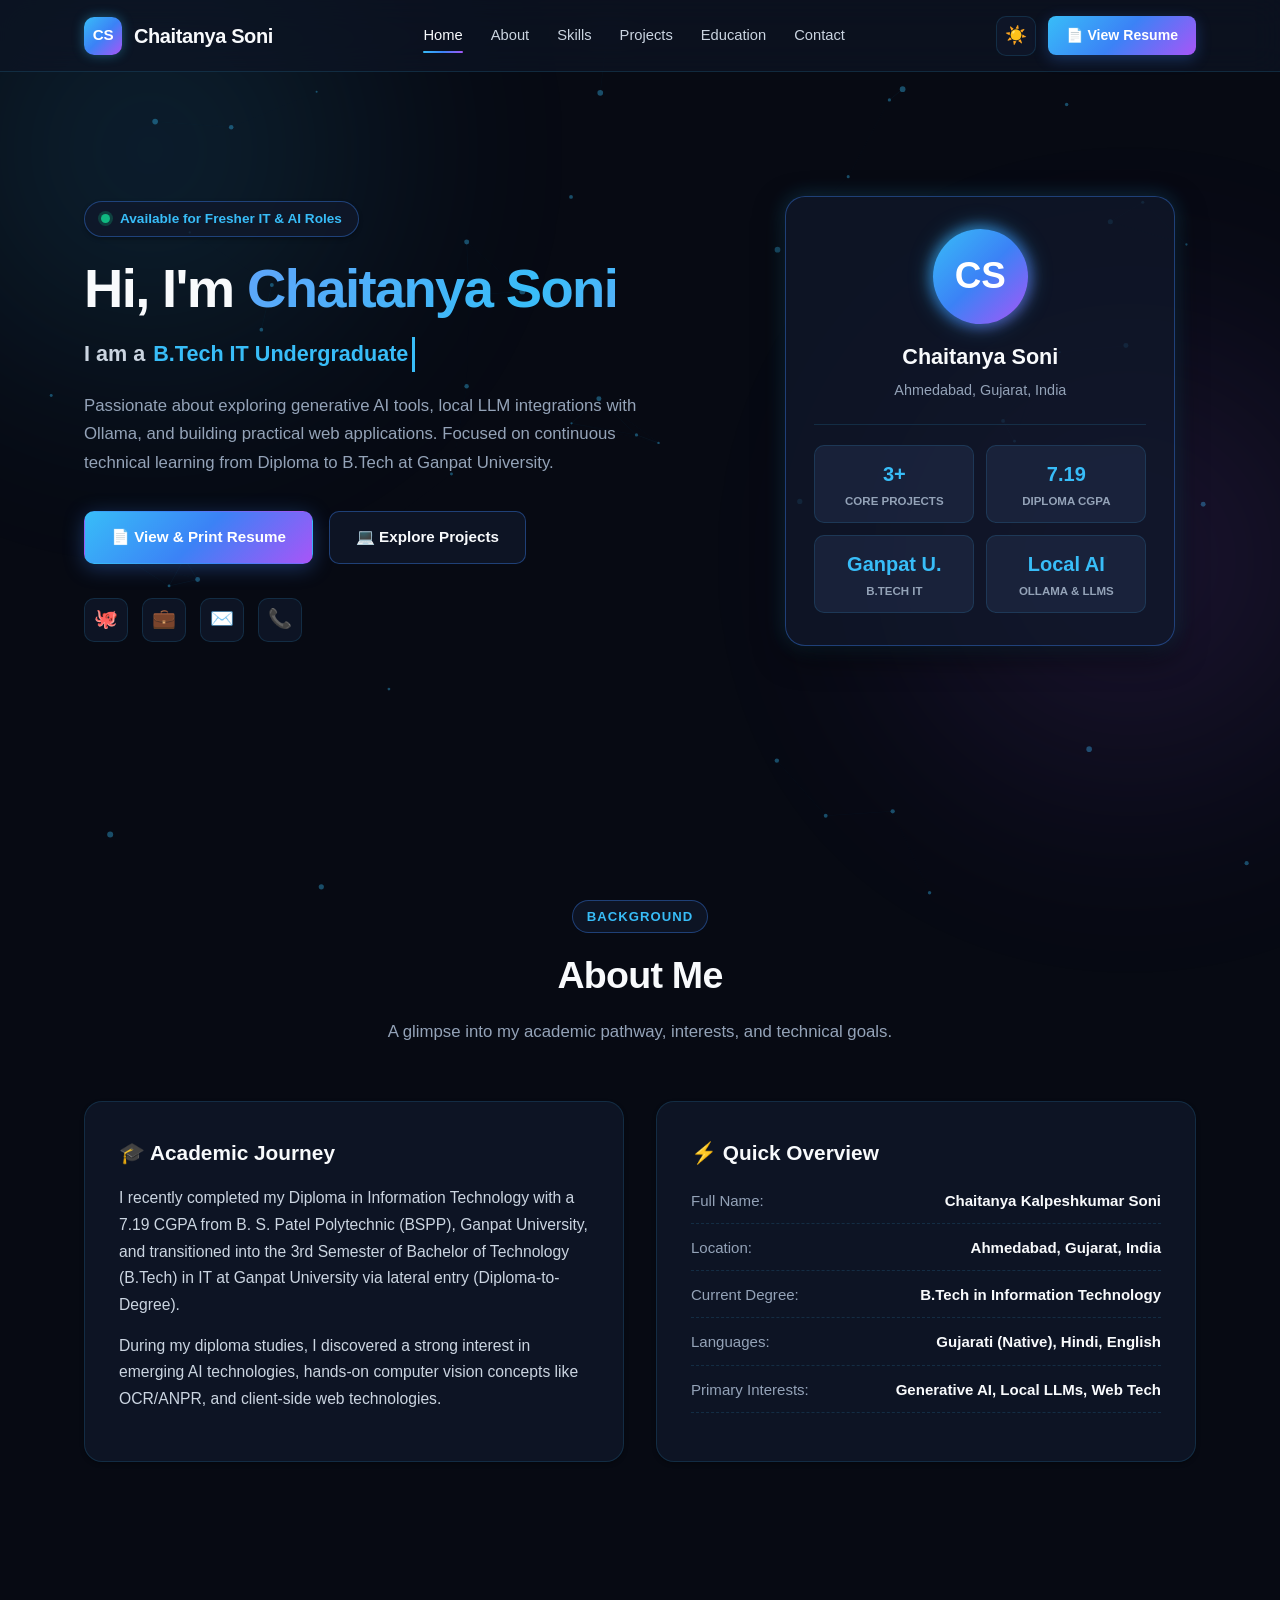
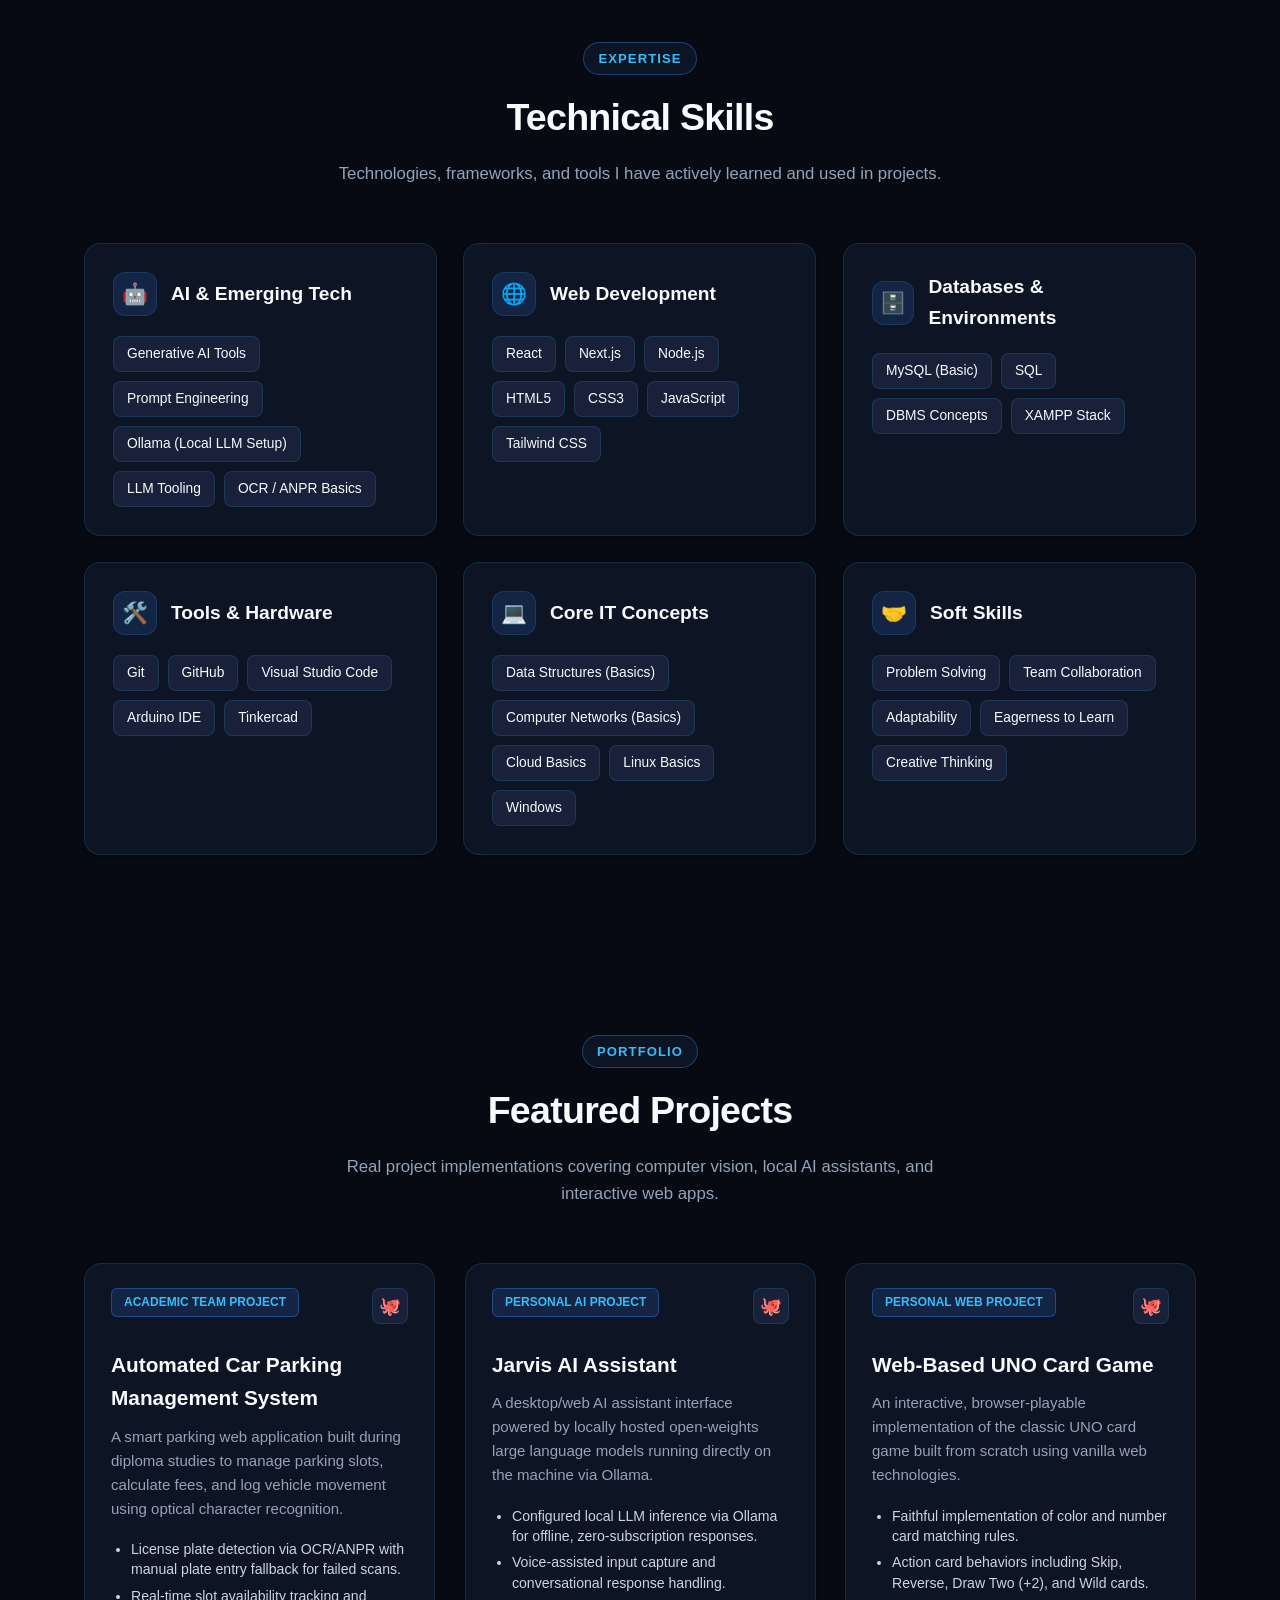
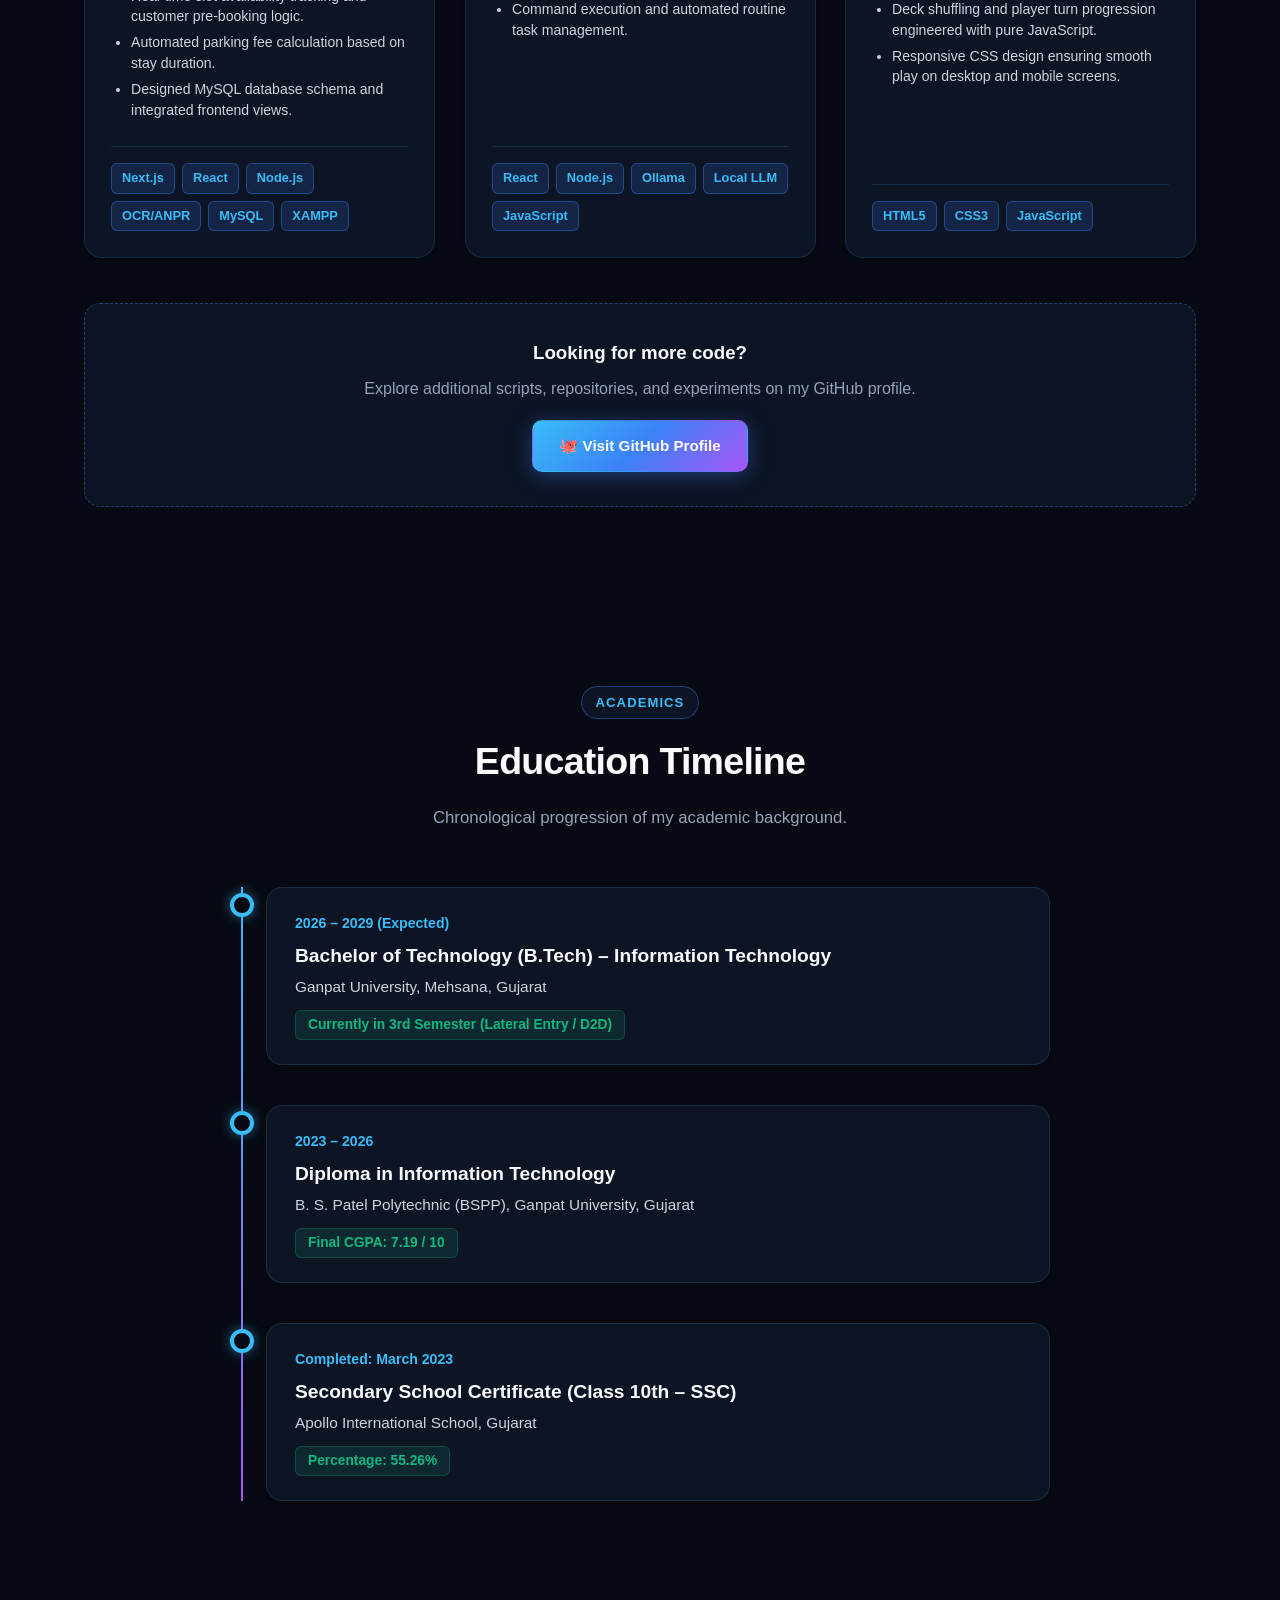
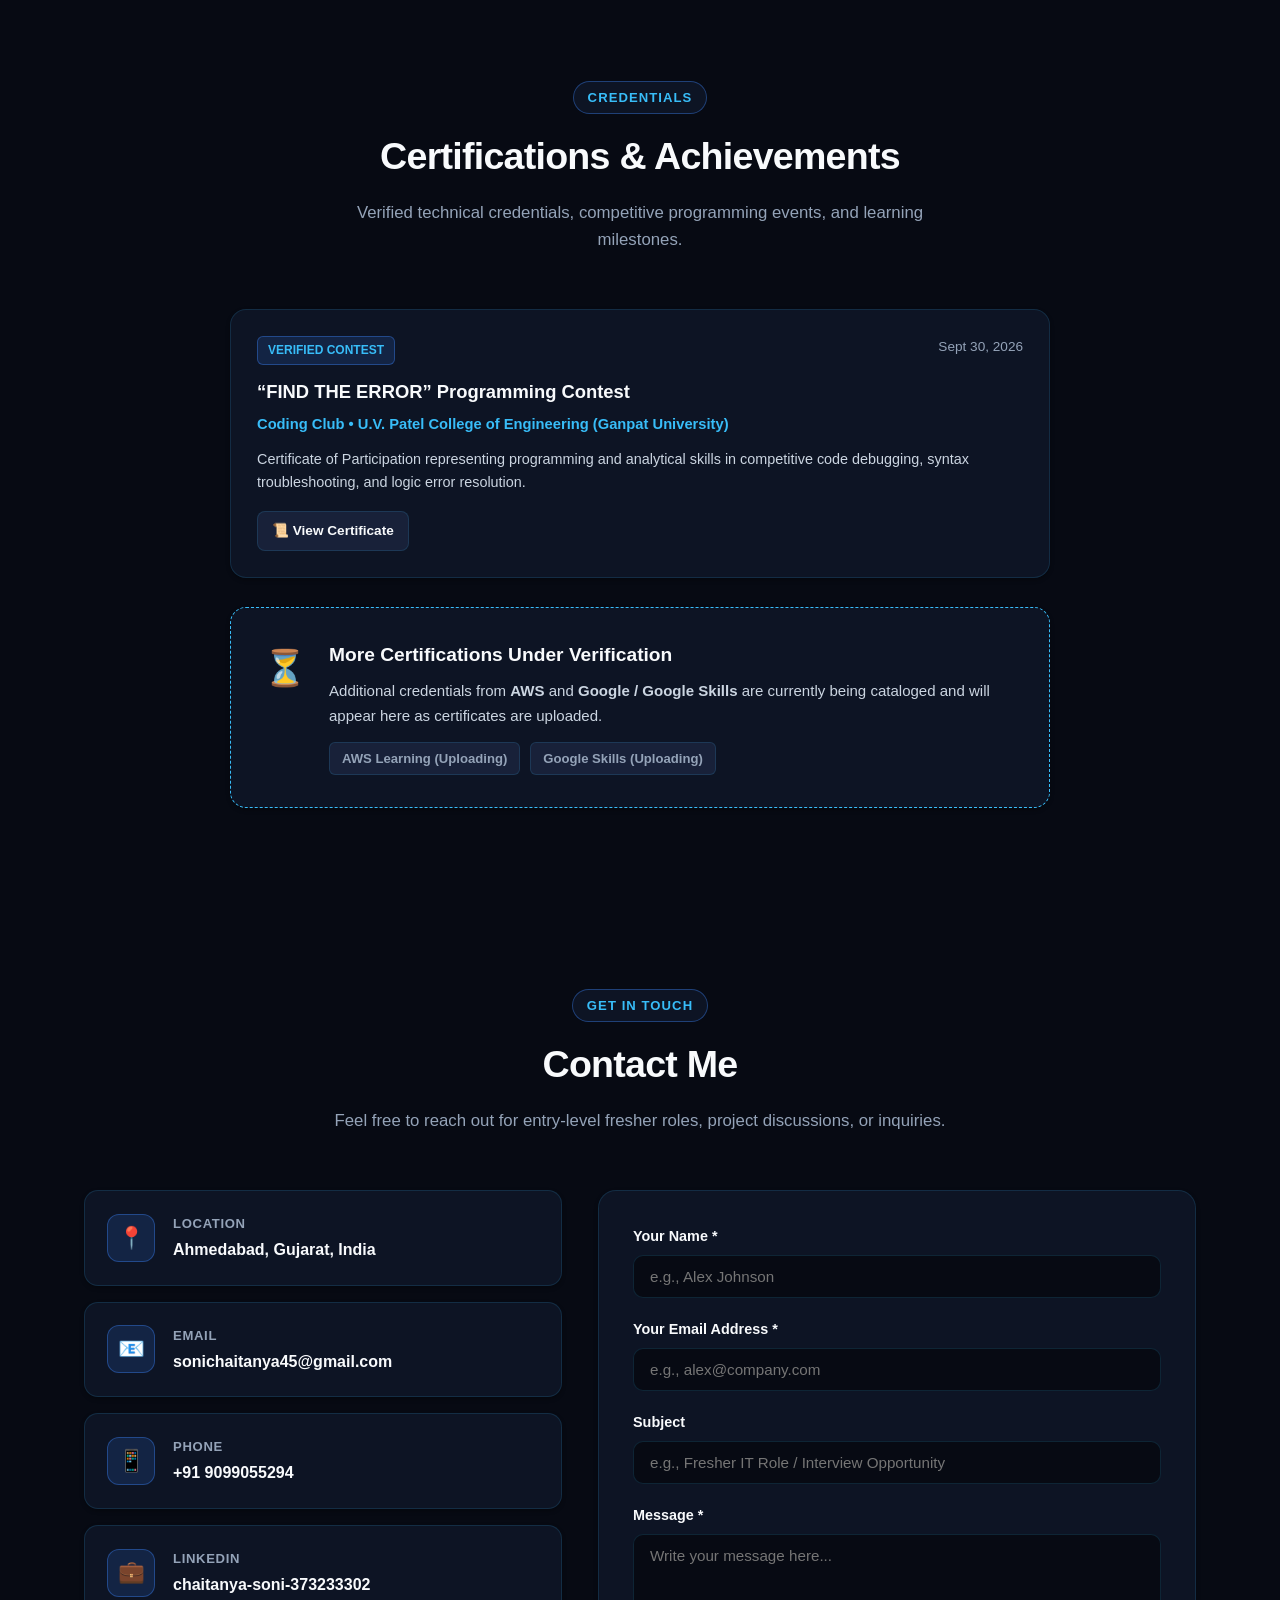
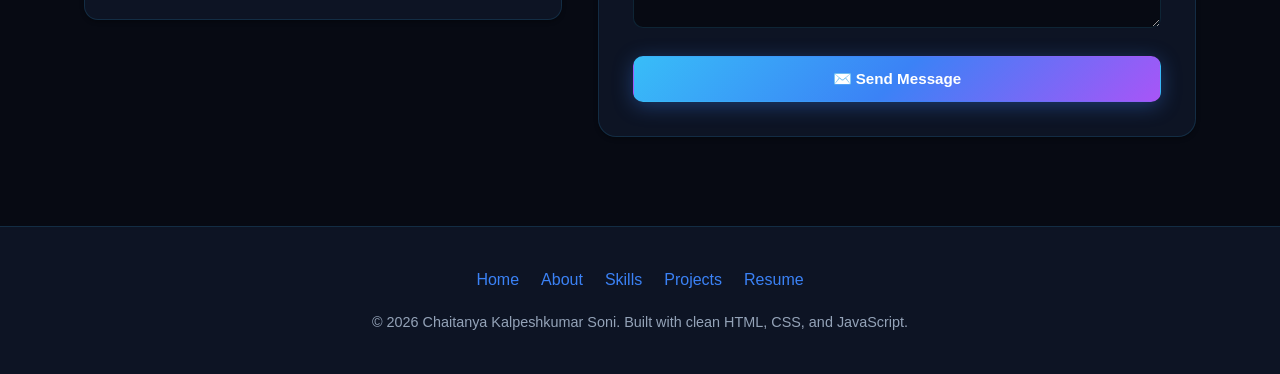
<file: index.html>
<!DOCTYPE html>
<html lang="en" data-theme="dark">
<head>
  <meta charset="UTF-8">
  <meta name="viewport" content="width=device-width, initial-scale=1.0">
  <title>Chaitanya Soni | IT Undergraduate & AI Enthusiast Portfolio</title>
  <meta name="description" content="Personal portfolio of Chaitanya Kalpeshkumar Soni, B.Tech IT undergraduate at Ganpat University specializing in AI tools, Local LLMs, and Web Technologies.">
  <link rel="stylesheet" href="style.css">
</head>
<body>

  <!-- Floating Particles Canvas & Ambient Glow Orbs -->
  <canvas id="particles-canvas"></canvas>
  <div class="bg-glow-orb orb-1"></div>
  <div class="bg-glow-orb orb-2"></div>

  <!-- Navigation Bar -->
  <nav class="navbar">
    <div class="container">
      <a href="#home" class="nav-brand">
        <span class="nav-avatar">CS</span>
        <span>Chaitanya Soni</span>
      </a>

      <div class="nav-links" id="nav-links">
        <a href="#home" class="active">Home</a>
        <a href="#about">About</a>
        <a href="#skills">Skills</a>
        <a href="#projects">Projects</a>
        <a href="#education">Education</a>
        <a href="#contact">Contact</a>
      </div>

      <div class="nav-actions">
        <button class="theme-toggle-btn" id="theme-toggle" aria-label="Toggle theme">
          <span id="theme-icon">☀️</span>
        </button>
        <a href="resume.html" target="_blank" class="btn-resume-nav">📄 View Resume</a>
        <button class="mobile-toggle" id="mobile-toggle" aria-label="Open navigation menu">☰</button>
      </div>
    </div>
  </nav>

  <!-- Hero Section -->
  <section class="hero" id="home">
    <div class="container">
      <div class="hero-content">
        <div class="hero-text animate-on-scroll">
          <div class="hero-status">
            <span class="status-dot"></span>
            <span>Available for Fresher IT &amp; AI Roles</span>
          </div>

          <h1 class="hero-title">
            Hi, I'm <span class="gradient-text">Chaitanya Soni</span>
          </h1>

          <div class="hero-subtitle-wrapper">
            <span class="hero-subtitle-prefix">I am a </span>
            <span class="typewriter-text" id="typewriter-text">B.Tech IT Undergraduate</span>
          </div>

          <p class="hero-description">
            Passionate about exploring generative AI tools, local LLM integrations with Ollama, and building practical web applications. Focused on continuous technical learning from Diploma to B.Tech at Ganpat University.
          </p>

          <div class="hero-buttons">
            <a href="resume.html" target="_blank" class="btn btn-primary">
              📄 View &amp; Print Resume
            </a>
            <a href="#projects" class="btn btn-secondary">
              💻 Explore Projects
            </a>
          </div>

          <div class="hero-socials">
            <a href="https://github.com/ChaitanyaSoni-glitch" target="_blank" rel="noopener" class="social-link" title="GitHub Profile">
              🐙
            </a>
            <a href="https://www.linkedin.com/in/chaitanya-soni-373233302" target="_blank" rel="noopener" class="social-link" title="LinkedIn Profile">
              💼
            </a>
            <a href="mailto:sonichaitanya45@gmail.com" class="social-link" title="Email Me">
              ✉️
            </a>
            <a href="tel:+919099055294" class="social-link" title="Call Me">
              📞
            </a>
          </div>
        </div>

        <div class="hero-visual animate-on-scroll delay-2">
          <div class="hero-card">
            <div class="profile-avatar-large">CS</div>
            <h3 class="profile-name">Chaitanya Soni</h3>
            <p class="profile-tagline">Ahmedabad, Gujarat, India</p>

            <div class="quick-stats">
              <div class="stat-item">
                <div class="stat-value">3+</div>
                <div class="stat-label">Core Projects</div>
              </div>
              <div class="stat-item">
                <div class="stat-value">7.19</div>
                <div class="stat-label">Diploma CGPA</div>
              </div>
              <div class="stat-item">
                <div class="stat-value">Ganpat U.</div>
                <div class="stat-label">B.Tech IT</div>
              </div>
              <div class="stat-item">
                <div class="stat-value">Local AI</div>
                <div class="stat-label">Ollama &amp; LLMs</div>
              </div>
            </div>
          </div>
        </div>
      </div>
    </div>
  </section>

  <!-- About Section -->
  <section id="about">
    <div class="container">
      <div class="section-header animate-on-scroll">
        <span class="section-badge">Background</span>
        <h2 class="section-title">About Me</h2>
        <p class="section-subtitle">A glimpse into my academic pathway, interests, and technical goals.</p>
      </div>

      <div class="about-grid">
        <div class="about-card animate-on-scroll delay-1">
          <h3>🎓 Academic Journey</h3>
          <p>
            I recently completed my Diploma in Information Technology with a 7.19 CGPA from B. S. Patel Polytechnic (BSPP), Ganpat University, and transitioned into the 3rd Semester of Bachelor of Technology (B.Tech) in IT at Ganpat University via lateral entry (Diploma-to-Degree).
          </p>
          <p>
            During my diploma studies, I discovered a strong interest in emerging AI technologies, hands-on computer vision concepts like OCR/ANPR, and client-side web technologies.
          </p>
        </div>

        <div class="about-card animate-on-scroll delay-2">
          <h3>⚡ Quick Overview</h3>
          <div class="info-list">
            <div class="info-item">
              <span class="info-label">Full Name:</span>
              <span class="info-val">Chaitanya Kalpeshkumar Soni</span>
            </div>
            <div class="info-item">
              <span class="info-label">Location:</span>
              <span class="info-val">Ahmedabad, Gujarat, India</span>
            </div>
            <div class="info-item">
              <span class="info-label">Current Degree:</span>
              <span class="info-val">B.Tech in Information Technology</span>
            </div>
            <div class="info-item">
              <span class="info-label">Languages:</span>
              <span class="info-val">Gujarati (Native), Hindi, English</span>
            </div>
            <div class="info-item">
              <span class="info-label">Primary Interests:</span>
              <span class="info-val">Generative AI, Local LLMs, Web Tech</span>
            </div>
          </div>
        </div>
      </div>
    </div>
  </section>

  <!-- Technical Skills Section -->
  <section id="skills">
    <div class="container">
      <div class="section-header animate-on-scroll">
        <span class="section-badge">Expertise</span>
        <h2 class="section-title">Technical Skills</h2>
        <p class="section-subtitle">Technologies, frameworks, and tools I have actively learned and used in projects.</p>
      </div>

      <div class="skills-grid">
        <!-- AI & Modern Tools -->
        <div class="skill-category-card animate-on-scroll delay-1">
          <div class="skill-card-header">
            <div class="skill-icon-wrap">🤖</div>
            <h3 class="skill-card-title">AI &amp; Emerging Tech</h3>
          </div>
          <div class="skill-tags">
            <span class="skill-tag">Generative AI Tools</span>
            <span class="skill-tag">Prompt Engineering</span>
            <span class="skill-tag">Ollama (Local LLM Setup)</span>
            <span class="skill-tag">LLM Tooling</span>
            <span class="skill-tag">OCR / ANPR Basics</span>
          </div>
        </div>

        <!-- Web Technologies -->
        <div class="skill-category-card animate-on-scroll delay-2">
          <div class="skill-card-header">
            <div class="skill-icon-wrap">🌐</div>
            <h3 class="skill-card-title">Web Development</h3>
          </div>
          <div class="skill-tags">
            <span class="skill-tag">React</span>
            <span class="skill-tag">Next.js</span>
            <span class="skill-tag">Node.js</span>
            <span class="skill-tag">HTML5</span>
            <span class="skill-tag">CSS3</span>
            <span class="skill-tag">JavaScript</span>
            <span class="skill-tag">Tailwind CSS</span>
          </div>
        </div>

        <!-- Databases & Backend -->
        <div class="skill-category-card animate-on-scroll delay-3">
          <div class="skill-card-header">
            <div class="skill-icon-wrap">🗄️</div>
            <h3 class="skill-card-title">Databases &amp; Environments</h3>
          </div>
          <div class="skill-tags">
            <span class="skill-tag">MySQL (Basic)</span>
            <span class="skill-tag">SQL</span>
            <span class="skill-tag">DBMS Concepts</span>
            <span class="skill-tag">XAMPP Stack</span>
          </div>
        </div>

        <!-- Developer Tools & Hardware -->
        <div class="skill-category-card animate-on-scroll delay-1">
          <div class="skill-card-header">
            <div class="skill-icon-wrap">🛠️</div>
            <h3 class="skill-card-title">Tools &amp; Hardware</h3>
          </div>
          <div class="skill-tags">
            <span class="skill-tag">Git</span>
            <span class="skill-tag">GitHub</span>
            <span class="skill-tag">Visual Studio Code</span>
            <span class="skill-tag">Arduino IDE</span>
            <span class="skill-tag">Tinkercad</span>
          </div>
        </div>

        <!-- Core IT Fundamentals -->
        <div class="skill-category-card animate-on-scroll delay-2">
          <div class="skill-card-header">
            <div class="skill-icon-wrap">💻</div>
            <h3 class="skill-card-title">Core IT Concepts</h3>
          </div>
          <div class="skill-tags">
            <span class="skill-tag">Data Structures (Basics)</span>
            <span class="skill-tag">Computer Networks (Basics)</span>
            <span class="skill-tag">Cloud Basics</span>
            <span class="skill-tag">Linux Basics</span>
            <span class="skill-tag">Windows</span>
          </div>
        </div>

        <!-- Soft Skills -->
        <div class="skill-category-card animate-on-scroll delay-3">
          <div class="skill-card-header">
            <div class="skill-icon-wrap">🤝</div>
            <h3 class="skill-card-title">Soft Skills</h3>
          </div>
          <div class="skill-tags">
            <span class="skill-tag">Problem Solving</span>
            <span class="skill-tag">Team Collaboration</span>
            <span class="skill-tag">Adaptability</span>
            <span class="skill-tag">Eagerness to Learn</span>
            <span class="skill-tag">Creative Thinking</span>
          </div>
        </div>
      </div>
    </div>
  </section>

  <!-- Projects Section -->
  <section id="projects">
    <div class="container">
      <div class="section-header animate-on-scroll">
        <span class="section-badge">Portfolio</span>
        <h2 class="section-title">Featured Projects</h2>
        <p class="section-subtitle">Real project implementations covering computer vision, local AI assistants, and interactive web apps.</p>
      </div>

      <div class="projects-grid">
        <!-- Project 1 -->
        <div class="project-card animate-on-scroll delay-1">
          <div class="project-header-bar">
            <span class="project-badge">Academic Team Project</span>
            <div class="project-links">
              <a href="https://github.com/ChaitanyaSoni-glitch" target="_blank" rel="noopener" class="project-icon-btn" title="View on GitHub">
                🐙
              </a>
            </div>
          </div>
          <div class="project-body">
            <h3 class="project-title">Automated Car Parking Management System</h3>
            <p class="project-desc">
              A smart parking web application built during diploma studies to manage parking slots, calculate fees, and log vehicle movement using optical character recognition.
            </p>
            <ul class="project-features">
              <li>License plate detection via OCR/ANPR with manual plate entry fallback for failed scans.</li>
              <li>Real-time slot availability tracking and customer pre-booking logic.</li>
              <li>Automated parking fee calculation based on stay duration.</li>
              <li>Designed MySQL database schema and integrated frontend views.</li>
            </ul>
            <div class="project-techs">
              <span class="project-tech">Next.js</span>
              <span class="project-tech">React</span>
              <span class="project-tech">Node.js</span>
              <span class="project-tech">OCR/ANPR</span>
              <span class="project-tech">MySQL</span>
              <span class="project-tech">XAMPP</span>
            </div>
          </div>
        </div>

        <!-- Project 2 -->
        <div class="project-card animate-on-scroll delay-2">
          <div class="project-header-bar">
            <span class="project-badge">Personal AI Project</span>
            <div class="project-links">
              <a href="https://github.com/ChaitanyaSoni-glitch" target="_blank" rel="noopener" class="project-icon-btn" title="View on GitHub">
                🐙
              </a>
            </div>
          </div>
          <div class="project-body">
            <h3 class="project-title">Jarvis AI Assistant</h3>
            <p class="project-desc">
              A desktop/web AI assistant interface powered by locally hosted open-weights large language models running directly on the machine via Ollama.
            </p>
            <ul class="project-features">
              <li>Configured local LLM inference via Ollama for offline, zero-subscription responses.</li>
              <li>Voice-assisted input capture and conversational response handling.</li>
              <li>Command execution and automated routine task management.</li>
            </ul>
            <div class="project-techs">
              <span class="project-tech">React</span>
              <span class="project-tech">Node.js</span>
              <span class="project-tech">Ollama</span>
              <span class="project-tech">Local LLM</span>
              <span class="project-tech">JavaScript</span>
            </div>
          </div>
        </div>

        <!-- Project 3 -->
        <div class="project-card animate-on-scroll delay-3">
          <div class="project-header-bar">
            <span class="project-badge">Personal Web Project</span>
            <div class="project-links">
              <a href="https://github.com/ChaitanyaSoni-glitch" target="_blank" rel="noopener" class="project-icon-btn" title="View on GitHub">
                🐙
              </a>
            </div>
          </div>
          <div class="project-body">
            <h3 class="project-title">Web-Based UNO Card Game</h3>
            <p class="project-desc">
              An interactive, browser-playable implementation of the classic UNO card game built from scratch using vanilla web technologies.
            </p>
            <ul class="project-features">
              <li>Faithful implementation of color and number card matching rules.</li>
              <li>Action card behaviors including Skip, Reverse, Draw Two (+2), and Wild cards.</li>
              <li>Deck shuffling and player turn progression engineered with pure JavaScript.</li>
              <li>Responsive CSS design ensuring smooth play on desktop and mobile screens.</li>
            </ul>
            <div class="project-techs">
              <span class="project-tech">HTML5</span>
              <span class="project-tech">CSS3</span>
              <span class="project-tech">JavaScript</span>
            </div>
          </div>
        </div>
      </div>

      <div class="github-more-card animate-on-scroll">
        <h3>Looking for more code?</h3>
        <p style="color: var(--text-muted); margin: 8px 0 18px 0;">Explore additional scripts, repositories, and experiments on my GitHub profile.</p>
        <a href="https://github.com/ChaitanyaSoni-glitch" target="_blank" rel="noopener" class="btn btn-primary">
          🐙 Visit GitHub Profile
        </a>
      </div>
    </div>
  </section>

  <!-- Education Section -->
  <section id="education">
    <div class="container">
      <div class="section-header animate-on-scroll">
        <span class="section-badge">Academics</span>
        <h2 class="section-title">Education Timeline</h2>
        <p class="section-subtitle">Chronological progression of my academic background.</p>
      </div>

      <div class="timeline">
        <!-- B.Tech -->
        <div class="timeline-item animate-on-scroll delay-1">
          <div class="timeline-dot"></div>
          <div class="timeline-content">
            <div class="timeline-date">2026 &ndash; 2029 (Expected)</div>
            <h3 class="timeline-title">Bachelor of Technology (B.Tech) &ndash; Information Technology</h3>
            <div class="timeline-institute">Ganpat University, Mehsana, Gujarat</div>
            <div class="timeline-score">Currently in 3rd Semester (Lateral Entry / D2D)</div>
          </div>
        </div>

        <!-- Diploma -->
        <div class="timeline-item animate-on-scroll delay-2">
          <div class="timeline-dot"></div>
          <div class="timeline-content">
            <div class="timeline-date">2023 &ndash; 2026</div>
            <h3 class="timeline-title">Diploma in Information Technology</h3>
            <div class="timeline-institute">B. S. Patel Polytechnic (BSPP), Ganpat University, Gujarat</div>
            <div class="timeline-score">Final CGPA: 7.19 / 10</div>
          </div>
        </div>

        <!-- Class 10 -->
        <div class="timeline-item animate-on-scroll delay-3">
          <div class="timeline-dot"></div>
          <div class="timeline-content">
            <div class="timeline-date">Completed: March 2023</div>
            <h3 class="timeline-title">Secondary School Certificate (Class 10th &ndash; SSC)</h3>
            <div class="timeline-institute">Apollo International School, Gujarat</div>
            <div class="timeline-score">Percentage: 55.26%</div>
          </div>
        </div>
      </div>
    </div>
  </section>

  <!-- Certifications Section -->
  <section id="certifications">
    <div class="container">
      <div class="section-header animate-on-scroll">
        <span class="section-badge">Credentials</span>
        <h2 class="section-title">Certifications &amp; Achievements</h2>
        <p class="section-subtitle">Verified technical credentials, competitive programming events, and learning milestones.</p>
      </div>

      <!-- Verified Certifications Grid -->
      <div class="certifications-grid">
        <div class="cert-card animate-on-scroll delay-1">
          <div class="cert-header">
            <span class="cert-badge">Verified Contest</span>
            <span class="cert-date">Sept 30, 2026</span>
          </div>
          <h3 class="cert-title">&ldquo;FIND THE ERROR&rdquo; Programming Contest</h3>
          <div class="cert-issuer">Coding Club &bull; U.V. Patel College of Engineering (Ganpat University)</div>
          <p class="cert-desc">
            Certificate of Participation representing programming and analytical skills in competitive code debugging, syntax troubleshooting, and logic error resolution.
          </p>
          <a href="assets/certificates/find-the-error-certificate.jpg" target="_blank" rel="noopener" class="cert-btn">
            📜 View Certificate
          </a>
        </div>
      </div>

      <!-- Notice for Additional Certifications Being Cataloged -->
      <div class="pending-notice-card animate-on-scroll delay-2">
        <div class="pending-icon">⏳</div>
        <div class="pending-content">
          <h3>More Certifications Under Verification</h3>
          <p>
            Additional credentials from <strong>AWS</strong> and <strong>Google / Google Skills</strong> are currently being cataloged and will appear here as certificates are uploaded.
          </p>
          <div class="pending-badges">
            <span class="pending-badge">AWS Learning (Uploading)</span>
            <span class="pending-badge">Google Skills (Uploading)</span>
          </div>
        </div>
      </div>
    </div>
  </section>

  <!-- Contact Section -->
  <section id="contact">
    <div class="container">
      <div class="section-header animate-on-scroll">
        <span class="section-badge">Get in Touch</span>
        <h2 class="section-title">Contact Me</h2>
        <p class="section-subtitle">Feel free to reach out for entry-level fresher roles, project discussions, or inquiries.</p>
      </div>

      <div class="contact-grid">
        <div class="contact-info-cards animate-on-scroll delay-1">
          <div class="contact-card">
            <div class="contact-icon">📍</div>
            <div class="contact-details">
              <h4>Location</h4>
              <p>Ahmedabad, Gujarat, India</p>
            </div>
          </div>

          <div class="contact-card">
            <div class="contact-icon">📧</div>
            <div class="contact-details">
              <h4>Email</h4>
              <a href="mailto:sonichaitanya45@gmail.com">sonichaitanya45@gmail.com</a>
            </div>
          </div>

          <div class="contact-card">
            <div class="contact-icon">📱</div>
            <div class="contact-details">
              <h4>Phone</h4>
              <a href="tel:+919099055294">+91 9099055294</a>
            </div>
          </div>

          <div class="contact-card">
            <div class="contact-icon">💼</div>
            <div class="contact-details">
              <h4>LinkedIn</h4>
              <a href="https://www.linkedin.com/in/chaitanya-soni-373233302" target="_blank" rel="noopener">
                chaitanya-soni-373233302
              </a>
            </div>
          </div>
        </div>

        <!-- Contact Form -->
        <div class="contact-form-card animate-on-scroll delay-2">
          <form id="contact-form">
            <div class="form-group">
              <label for="name">Your Name *</label>
              <input type="text" id="name" required placeholder="e.g., Alex Johnson">
            </div>

            <div class="form-group">
              <label for="email">Your Email Address *</label>
              <input type="email" id="email" required placeholder="e.g., alex@company.com">
            </div>

            <div class="form-group">
              <label for="subject">Subject</label>
              <input type="text" id="subject" placeholder="e.g., Fresher IT Role / Interview Opportunity">
            </div>

            <div class="form-group">
              <label for="message">Message *</label>
              <textarea id="message" rows="4" required placeholder="Write your message here..."></textarea>
            </div>

            <button type="submit" class="btn btn-primary" style="width: 100%; justify-content: center;">
              ✉️ Send Message
            </button>
            <div id="form-status" class="form-status"></div>
          </form>
        </div>
      </div>
    </div>
  </section>

  <!-- Footer -->
  <footer>
    <div class="container">
      <div class="footer-content">
        <div class="footer-links">
          <a href="#home">Home</a>
          <a href="#about">About</a>
          <a href="#skills">Skills</a>
          <a href="#projects">Projects</a>
          <a href="resume.html" target="_blank">Resume</a>
        </div>
        <p class="footer-copy">
          &copy; 2026 Chaitanya Kalpeshkumar Soni. Built with clean HTML, CSS, and JavaScript.
        </p>
      </div>
    </div>
  </footer>

  <!-- Back to Top Button -->
  <button id="back-to-top" class="back-to-top" aria-label="Back to top">↑</button>

  <script src="script.js"></script>
</body>
</html>
</file>
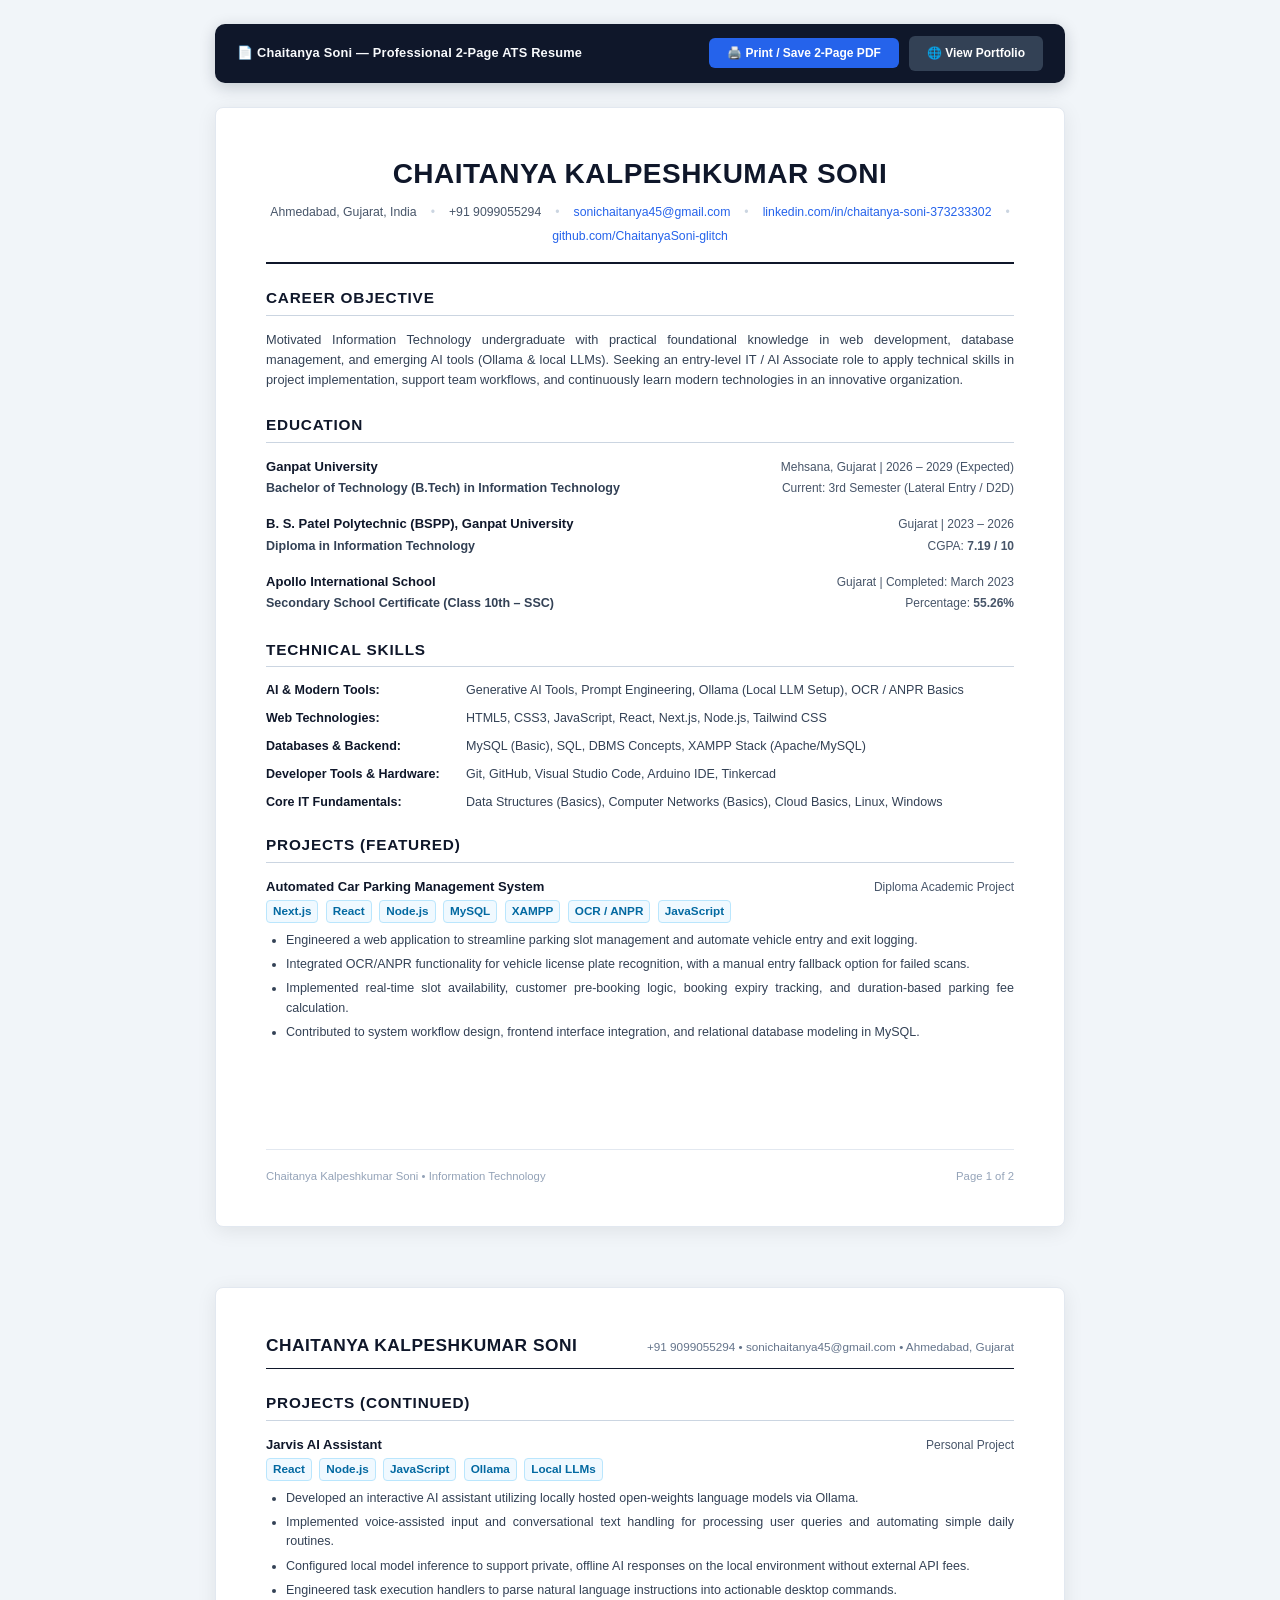
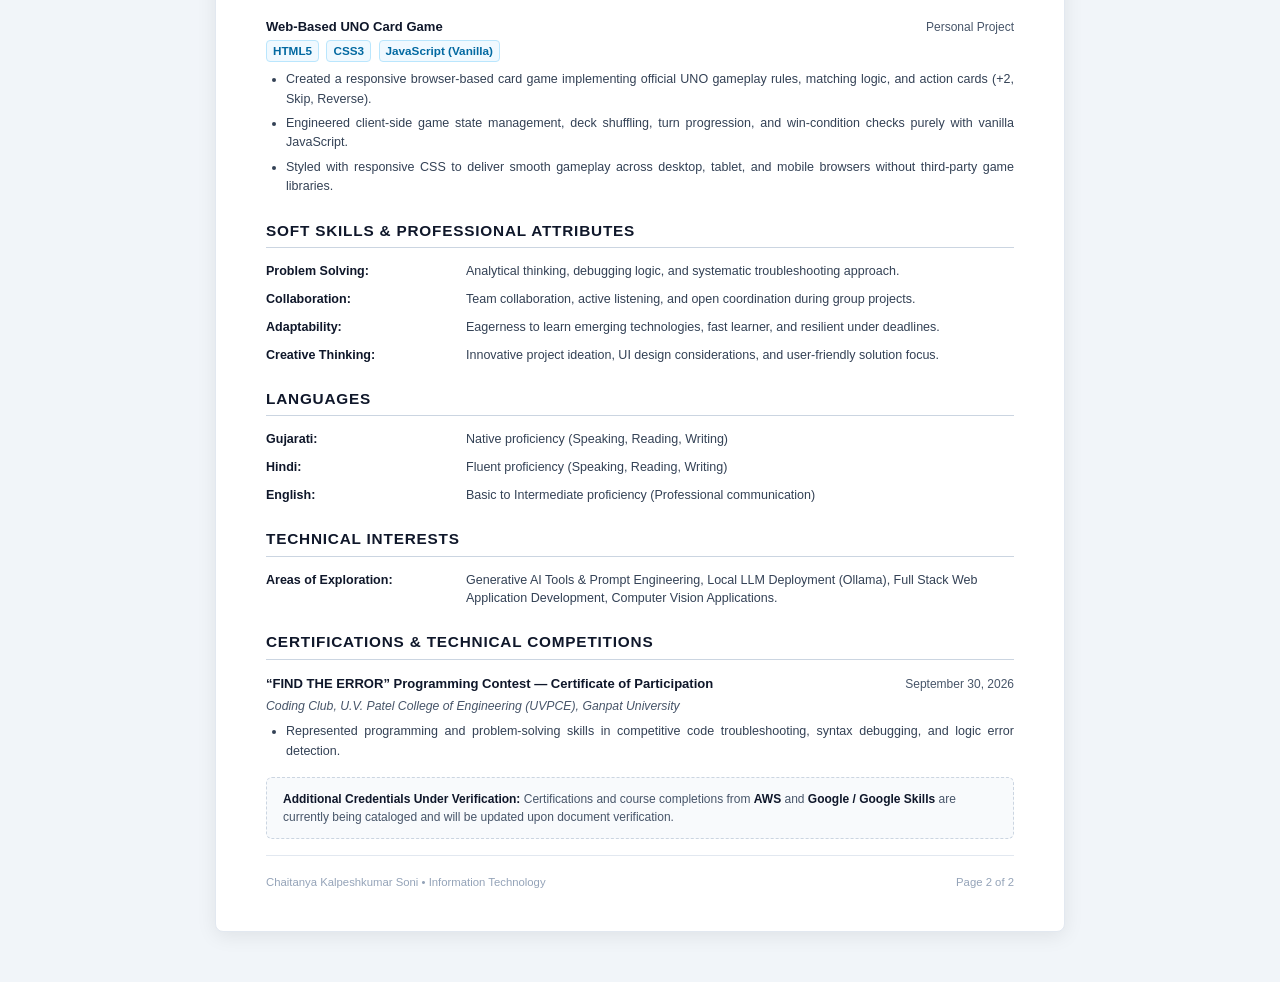
<file: resume.html>
<!DOCTYPE html>
<html lang="en">
<head>
  <meta charset="UTF-8">
  <meta name="viewport" content="width=device-width, initial-scale=1.0">
  <title>Chaitanya Soni - Professional 2-Page Resume</title>
  <style>
    /* ==========================================================================
       Print & Base Setup
       ========================================================================== */
    * {
      box-sizing: border-box;
      margin: 0;
      padding: 0;
    }

    @page {
      size: A4 portrait;
      margin: 14mm 16mm 14mm 16mm;
    }

    body {
      font-family: -apple-system, BlinkMacSystemFont, "Segoe UI", Roboto, "Helvetica Neue", Arial, sans-serif;
      color: #1e293b;
      background-color: #f1f5f9;
      line-height: 1.55;
      font-size: 10pt;
      -webkit-font-smoothing: antialiased;
      padding: 24px 16px 50px;
    }

    /* Screen Action Toolbar */
    .toolbar-wrapper {
      max-width: 850px;
      margin: 0 auto 24px;
    }

    .no-print-toolbar {
      background: #0f172a;
      color: #f8fafc;
      padding: 12px 22px;
      display: flex;
      justify-content: space-between;
      align-items: center;
      flex-wrap: wrap;
      gap: 12px;
      border-radius: 10px;
      box-shadow: 0 4px 16px rgba(15, 23, 42, 0.2);
    }

    .toolbar-info {
      font-size: 9.6pt;
      font-weight: 600;
      letter-spacing: 0.2px;
    }

    .toolbar-actions {
      display: flex;
      align-items: center;
      gap: 10px;
      flex-wrap: wrap;
    }

    .toolbar-btn {
      display: inline-flex;
      align-items: center;
      gap: 6px;
      padding: 8px 18px;
      font-size: 9pt;
      font-weight: 600;
      border-radius: 6px;
      cursor: pointer;
      text-decoration: none;
      transition: all 0.2s ease;
      border: none;
    }

    .btn-print {
      background: #2563eb;
      color: #ffffff;
    }

    .btn-print:hover {
      background: #1d4ed8;
      transform: translateY(-1px);
    }

    .btn-portal {
      background: #334155;
      color: #ffffff;
    }

    .btn-portal:hover {
      background: #475569;
      transform: translateY(-1px);
    }

    /* Resume Document Wrapper (Screen Display as distinct A4 sheets) */
    .resume-wrapper {
      max-width: 850px;
      margin: 0 auto;
      display: flex;
      flex-direction: column;
      gap: 30px;
    }

    .resume-page {
      background: #ffffff;
      padding: 44px 50px 40px;
      border-radius: 8px;
      box-shadow: 0 4px 20px rgba(0, 0, 0, 0.08);
      border: 1px solid #e2e8f0;
      position: relative;
      display: flex;
      flex-direction: column;
      min-height: 1120px;
    }

    /* Page Footer Info */
    .page-footer {
      margin-top: auto;
      padding-top: 18px;
      border-top: 1px solid #e2e8f0;
      display: flex;
      justify-content: space-between;
      font-size: 8.5pt;
      color: #94a3b8;
    }

    /* ==========================================================================
       Header & Contact Bar
       ========================================================================== */
    header.main-header {
      text-align: center;
      padding-bottom: 16px;
      margin-bottom: 22px;
      border-bottom: 2px solid #0f172a;
    }

    h1 {
      font-size: 21pt;
      font-weight: 800;
      letter-spacing: 0.5px;
      text-transform: uppercase;
      color: #0f172a;
      margin-bottom: 8px;
    }

    .contact-bar {
      font-size: 9.2pt;
      color: #475569;
      display: flex;
      flex-wrap: wrap;
      justify-content: center;
      align-items: center;
      gap: 6px 14px;
      line-height: 1.5;
    }

    .contact-bar a {
      color: #2563eb;
      text-decoration: none;
      font-weight: 500;
    }

    .contact-bar a:hover {
      text-decoration: underline;
    }

    .separator {
      color: #cbd5e1;
      font-weight: 300;
    }

    /* Page 2 Running Header */
    header.page2-header {
      display: flex;
      justify-content: space-between;
      align-items: baseline;
      padding-bottom: 10px;
      margin-bottom: 22px;
      border-bottom: 1.5px solid #0f172a;
    }

    header.page2-header .p2-name {
      font-size: 13pt;
      font-weight: 800;
      text-transform: uppercase;
      color: #0f172a;
      letter-spacing: 0.5px;
    }

    header.page2-header .p2-meta {
      font-size: 8.8pt;
      color: #64748b;
    }

    /* ==========================================================================
       Section Styling & Hierarchy
       ========================================================================== */
    section {
      margin-bottom: 22px;
    }

    section:last-of-type {
      margin-bottom: 16px;
    }

    .section-title {
      font-size: 11.5pt;
      font-weight: 700;
      text-transform: uppercase;
      letter-spacing: 0.8px;
      color: #0f172a;
      border-bottom: 1.5px solid #cbd5e1;
      padding-bottom: 5px;
      margin-bottom: 14px;
      display: flex;
      align-items: center;
      justify-content: space-between;
    }

    .objective-text {
      font-size: 9.6pt;
      color: #334155;
      line-height: 1.6;
      text-align: justify;
    }

    /* Entries (Education, Projects) */
    .entry {
      margin-bottom: 16px;
    }

    .entry:last-child {
      margin-bottom: 0;
    }

    .entry-header {
      display: flex;
      justify-content: space-between;
      align-items: baseline;
      font-size: 9.8pt;
      margin-bottom: 2px;
    }

    .entry-title {
      font-weight: 700;
      color: #0f172a;
    }

    .entry-subtitle {
      font-weight: 600;
      color: #334155;
      font-size: 9.4pt;
    }

    .entry-meta {
      font-size: 9pt;
      color: #475569;
      font-weight: 500;
      white-space: nowrap;
      text-align: right;
    }

    .entry-details {
      font-size: 9.2pt;
      color: #475569;
      margin-bottom: 6px;
      margin-top: 3px;
    }

    .tech-tag {
      font-style: normal;
      color: #0369a1;
      font-weight: 600;
      background: #f0f9ff;
      padding: 1px 6px;
      border-radius: 4px;
      border: 1px solid #bae6fd;
      font-size: 8.8pt;
      display: inline-block;
      margin-right: 4px;
      margin-bottom: 2px;
    }

    /* Bullet Lists */
    ul {
      list-style-type: disc;
      margin-left: 20px;
      margin-top: 4px;
    }

    li {
      margin-bottom: 5px;
      font-size: 9.4pt;
      color: #334155;
      line-height: 1.55;
      text-align: justify;
    }

    li:last-child {
      margin-bottom: 0;
    }

    li strong {
      color: #0f172a;
    }

    /* ==========================================================================
       Skills Table & Grid
       ========================================================================== */
    .skills-block {
      display: flex;
      flex-direction: column;
      gap: 9px;
    }

    .skill-row {
      display: flex;
      font-size: 9.4pt;
      line-height: 1.5;
    }

    .skill-category {
      font-weight: 700;
      min-width: 200px;
      color: #0f172a;
      flex-shrink: 0;
    }

    .skill-values {
      color: #334155;
      flex: 1;
    }

    /* Notice / Credentials Card on Page 2 */
    .credentials-note {
      background: #f8fafc;
      border: 1px dashed #cbd5e1;
      border-radius: 6px;
      padding: 12px 16px;
      font-size: 9pt;
      color: #475569;
      line-height: 1.5;
    }

    .credentials-note strong {
      color: #0f172a;
    }

    /* ==========================================================================
       Print Styling (Clean Strictly 2-Page PDF)
       ========================================================================== */
    @media print {
      body {
        background-color: #ffffff !important;
        padding: 0 !important;
        font-size: 9.6pt;
        color: #000000 !important;
      }

      .toolbar-wrapper {
        display: none !important;
      }

      .resume-wrapper {
        gap: 0 !important;
        max-width: 100% !important;
      }

      .resume-page {
        padding: 0 !important;
        margin: 0 !important;
        max-width: 100% !important;
        border: none !important;
        box-shadow: none !important;
        min-height: auto !important;
        page-break-after: always;
        break-after: page;
      }

      .resume-page:last-child {
        page-break-after: avoid;
        break-after: avoid;
      }

      .page-break {
        page-break-before: always !important;
        break-before: page !important;
        height: 0;
        margin: 0;
        border: none;
      }

      header.main-header {
        border-bottom: 2px solid #000000;
        padding-bottom: 12px;
        margin-bottom: 16px;
      }

      header.page2-header {
        border-bottom: 1.5px solid #000000;
        padding-bottom: 8px;
        margin-bottom: 16px;
      }

      h1 {
        color: #000000 !important;
      }

      .section-title {
        color: #000000 !important;
        border-bottom: 1.2px solid #000000;
        margin-bottom: 10px;
        padding-bottom: 3px;
        page-break-after: avoid;
        break-after: avoid;
      }

      .entry-title,
      .skill-category {
        color: #000000 !important;
      }

      .contact-bar a {
        color: #000000 !important;
        text-decoration: none;
      }

      .tech-tag {
        color: #000000 !important;
        background: transparent !important;
        border: 1px solid #94a3b8 !important;
      }

      section {
        margin-bottom: 18px !important;
      }

      .entry {
        margin-bottom: 12px !important;
        page-break-inside: avoid;
        break-inside: avoid;
      }

      li {
        line-height: 1.5;
        margin-bottom: 3px;
      }

      .credentials-note {
        border: 1px solid #cbd5e1 !important;
        background: transparent !important;
      }
    }

    /* Responsive adjustments for mobile screens */
    @media (max-width: 680px) {
      body {
        padding: 12px 8px 30px;
      }

      .resume-page {
        padding: 24px 18px;
        min-height: auto;
      }

      h1 {
        font-size: 17pt;
      }

      .entry-header {
        flex-direction: column;
        align-items: flex-start;
        gap: 2px;
      }

      .entry-meta {
        text-align: left;
      }

      .skill-row {
        flex-direction: column;
        gap: 2px;
      }

      .skill-category {
        min-width: auto;
      }

      .no-print-toolbar {
        flex-direction: column;
        align-items: stretch;
        text-align: center;
      }

      .toolbar-actions {
        justify-content: center;
      }

      header.page2-header {
        flex-direction: column;
        align-items: flex-start;
        gap: 4px;
      }
    }
  </style>
</head>
<body>

  <!-- Screen Toolbar for Printing & Actions -->
  <div class="toolbar-wrapper">
    <div class="no-print-toolbar">
      <span class="toolbar-info">📄 <strong>Chaitanya Soni</strong> &mdash; Professional 2-Page ATS Resume</span>
      <div class="toolbar-actions">
        <button class="toolbar-btn btn-print" onclick="window.print()">🖨️ Print / Save 2-Page PDF</button>
        <a href="index.html" class="toolbar-btn btn-portal">🌐 View Portfolio</a>
      </div>
    </div>
  </div>

  <!-- Resume Document Wrapper -->
  <main class="resume-wrapper">

    <!-- ======================================================================
         PAGE 1: Personal Info, Objective, Education, Skills, Featured Project
         ====================================================================== -->
    <article class="resume-page" id="page-1">

      <!-- Contact Header -->
      <header class="main-header">
        <h1>CHAITANYA KALPESHKUMAR SONI</h1>
        <div class="contact-bar">
          <span>Ahmedabad, Gujarat, India</span>
          <span class="separator">&bull;</span>
          <span>+91 9099055294</span>
          <span class="separator">&bull;</span>
          <a href="mailto:sonichaitanya45@gmail.com">sonichaitanya45@gmail.com</a>
          <span class="separator">&bull;</span>
          <a href="https://www.linkedin.com/in/chaitanya-soni-373233302" target="_blank" rel="noopener">linkedin.com/in/chaitanya-soni-373233302</a>
          <span class="separator">&bull;</span>
          <a href="https://github.com/ChaitanyaSoni-glitch" target="_blank" rel="noopener">github.com/ChaitanyaSoni-glitch</a>
        </div>
      </header>

      <!-- Career Objective -->
      <section>
        <h2 class="section-title">Career Objective</h2>
        <p class="objective-text">
          Motivated Information Technology undergraduate with practical foundational knowledge in web development, database management, and emerging AI tools (Ollama &amp; local LLMs). Seeking an entry-level IT / AI Associate role to apply technical skills in project implementation, support team workflows, and continuously learn modern technologies in an innovative organization.
        </p>
      </section>

      <!-- Education -->
      <section>
        <h2 class="section-title">Education</h2>

        <div class="entry">
          <div class="entry-header">
            <span class="entry-title">Ganpat University</span>
            <span class="entry-meta">Mehsana, Gujarat | 2026 &ndash; 2029 (Expected)</span>
          </div>
          <div class="entry-header">
            <span class="entry-subtitle">Bachelor of Technology (B.Tech) in Information Technology</span>
            <span class="entry-meta">Current: 3rd Semester (Lateral Entry / D2D)</span>
          </div>
        </div>

        <div class="entry">
          <div class="entry-header">
            <span class="entry-title">B. S. Patel Polytechnic (BSPP), Ganpat University</span>
            <span class="entry-meta">Gujarat | 2023 &ndash; 2026</span>
          </div>
          <div class="entry-header">
            <span class="entry-subtitle">Diploma in Information Technology</span>
            <span class="entry-meta">CGPA: <strong>7.19 / 10</strong></span>
          </div>
        </div>

        <div class="entry">
          <div class="entry-header">
            <span class="entry-title">Apollo International School</span>
            <span class="entry-meta">Gujarat | Completed: March 2023</span>
          </div>
          <div class="entry-header">
            <span class="entry-subtitle">Secondary School Certificate (Class 10th &ndash; SSC)</span>
            <span class="entry-meta">Percentage: <strong>55.26%</strong></span>
          </div>
        </div>
      </section>

      <!-- Technical Skills -->
      <section>
        <h2 class="section-title">Technical Skills</h2>
        <div class="skills-block">
          <div class="skill-row">
            <span class="skill-category">AI &amp; Modern Tools:</span>
            <span class="skill-values">Generative AI Tools, Prompt Engineering, Ollama (Local LLM Setup), OCR / ANPR Basics</span>
          </div>
          <div class="skill-row">
            <span class="skill-category">Web Technologies:</span>
            <span class="skill-values">HTML5, CSS3, JavaScript, React, Next.js, Node.js, Tailwind CSS</span>
          </div>
          <div class="skill-row">
            <span class="skill-category">Databases &amp; Backend:</span>
            <span class="skill-values">MySQL (Basic), SQL, DBMS Concepts, XAMPP Stack (Apache/MySQL)</span>
          </div>
          <div class="skill-row">
            <span class="skill-category">Developer Tools &amp; Hardware:</span>
            <span class="skill-values">Git, GitHub, Visual Studio Code, Arduino IDE, Tinkercad</span>
          </div>
          <div class="skill-row">
            <span class="skill-category">Core IT Fundamentals:</span>
            <span class="skill-values">Data Structures (Basics), Computer Networks (Basics), Cloud Basics, Linux, Windows</span>
          </div>
        </div>
      </section>

      <!-- Projects Section (Start) -->
      <section>
        <h2 class="section-title">Projects (Featured)</h2>

        <!-- Project 1 -->
        <div class="entry">
          <div class="entry-header">
            <span class="entry-title">Automated Car Parking Management System</span>
            <span class="entry-meta">Diploma Academic Project</span>
          </div>
          <div class="entry-details">
            <span class="tech-tag">Next.js</span>
            <span class="tech-tag">React</span>
            <span class="tech-tag">Node.js</span>
            <span class="tech-tag">MySQL</span>
            <span class="tech-tag">XAMPP</span>
            <span class="tech-tag">OCR / ANPR</span>
            <span class="tech-tag">JavaScript</span>
          </div>
          <ul>
            <li>Engineered a web application to streamline parking slot management and automate vehicle entry and exit logging.</li>
            <li>Integrated OCR/ANPR functionality for vehicle license plate recognition, with a manual entry fallback option for failed scans.</li>
            <li>Implemented real-time slot availability, customer pre-booking logic, booking expiry tracking, and duration-based parking fee calculation.</li>
            <li>Contributed to system workflow design, frontend interface integration, and relational database modeling in MySQL.</li>
          </ul>
        </div>
      </section>

      <!-- Page 1 Footer -->
      <div class="page-footer">
        <span>Chaitanya Kalpeshkumar Soni &bull; Information Technology</span>
        <span>Page 1 of 2</span>
      </div>

    </article>

    <!-- Explicit Page Break for Print -->
    <div class="page-break"></div>

    <!-- ======================================================================
         PAGE 2: Projects (Continued), Soft Skills, Languages, Interests
         ====================================================================== -->
    <article class="resume-page" id="page-2">

      <!-- Running Header for Page 2 -->
      <header class="page2-header">
        <span class="p2-name">Chaitanya Kalpeshkumar Soni</span>
        <span class="p2-meta">+91 9099055294 &bull; sonichaitanya45@gmail.com &bull; Ahmedabad, Gujarat</span>
      </header>

      <!-- Projects (Continued) -->
      <section>
        <h2 class="section-title">Projects (Continued)</h2>

        <!-- Project 2 -->
        <div class="entry">
          <div class="entry-header">
            <span class="entry-title">Jarvis AI Assistant</span>
            <span class="entry-meta">Personal Project</span>
          </div>
          <div class="entry-details">
            <span class="tech-tag">React</span>
            <span class="tech-tag">Node.js</span>
            <span class="tech-tag">JavaScript</span>
            <span class="tech-tag">Ollama</span>
            <span class="tech-tag">Local LLMs</span>
          </div>
          <ul>
            <li>Developed an interactive AI assistant utilizing locally hosted open-weights language models via Ollama.</li>
            <li>Implemented voice-assisted input and conversational text handling for processing user queries and automating simple daily routines.</li>
            <li>Configured local model inference to support private, offline AI responses on the local environment without external API fees.</li>
            <li>Engineered task execution handlers to parse natural language instructions into actionable desktop commands.</li>
          </ul>
        </div>

        <!-- Project 3 -->
        <div class="entry">
          <div class="entry-header">
            <span class="entry-title">Web-Based UNO Card Game</span>
            <span class="entry-meta">Personal Project</span>
          </div>
          <div class="entry-details">
            <span class="tech-tag">HTML5</span>
            <span class="tech-tag">CSS3</span>
            <span class="tech-tag">JavaScript (Vanilla)</span>
          </div>
          <ul>
            <li>Created a responsive browser-based card game implementing official UNO gameplay rules, matching logic, and action cards (+2, Skip, Reverse).</li>
            <li>Engineered client-side game state management, deck shuffling, turn progression, and win-condition checks purely with vanilla JavaScript.</li>
            <li>Styled with responsive CSS to deliver smooth gameplay across desktop, tablet, and mobile browsers without third-party game libraries.</li>
          </ul>
        </div>
      </section>

      <!-- Soft Skills & Professional Attributes -->
      <section>
        <h2 class="section-title">Soft Skills &amp; Professional Attributes</h2>
        <div class="skills-block">
          <div class="skill-row">
            <span class="skill-category">Problem Solving:</span>
            <span class="skill-values">Analytical thinking, debugging logic, and systematic troubleshooting approach.</span>
          </div>
          <div class="skill-row">
            <span class="skill-category">Collaboration:</span>
            <span class="skill-values">Team collaboration, active listening, and open coordination during group projects.</span>
          </div>
          <div class="skill-row">
            <span class="skill-category">Adaptability:</span>
            <span class="skill-values">Eagerness to learn emerging technologies, fast learner, and resilient under deadlines.</span>
          </div>
          <div class="skill-row">
            <span class="skill-category">Creative Thinking:</span>
            <span class="skill-values">Innovative project ideation, UI design considerations, and user-friendly solution focus.</span>
          </div>
        </div>
      </section>

      <!-- Languages -->
      <section>
        <h2 class="section-title">Languages</h2>
        <div class="skills-block">
          <div class="skill-row">
            <span class="skill-category">Gujarati:</span>
            <span class="skill-values">Native proficiency (Speaking, Reading, Writing)</span>
          </div>
          <div class="skill-row">
            <span class="skill-category">Hindi:</span>
            <span class="skill-values">Fluent proficiency (Speaking, Reading, Writing)</span>
          </div>
          <div class="skill-row">
            <span class="skill-category">English:</span>
            <span class="skill-values">Basic to Intermediate proficiency (Professional communication)</span>
          </div>
        </div>
      </section>

      <!-- Technical Interests & Continuous Learning -->
      <section>
        <h2 class="section-title">Technical Interests</h2>
        <div class="skills-block">
          <div class="skill-row">
            <span class="skill-category">Areas of Exploration:</span>
            <span class="skill-values">Generative AI Tools &amp; Prompt Engineering, Local LLM Deployment (Ollama), Full Stack Web Application Development, Computer Vision Applications.</span>
          </div>
        </div>
      </section>

      <!-- Certifications & Technical Competitions -->
      <section>
        <h2 class="section-title">Certifications &amp; Technical Competitions</h2>

        <div class="entry">
          <div class="entry-header">
            <span class="entry-title">&ldquo;FIND THE ERROR&rdquo; Programming Contest &mdash; Certificate of Participation</span>
            <span class="entry-meta">September 30, 2026</span>
          </div>
          <div class="entry-details">
            <em>Coding Club, U.V. Patel College of Engineering (UVPCE), Ganpat University</em>
          </div>
          <ul>
            <li>Represented programming and problem-solving skills in competitive code troubleshooting, syntax debugging, and logic error detection.</li>
          </ul>
        </div>

        <div class="credentials-note" style="margin-top: 12px;">
          <strong>Additional Credentials Under Verification:</strong> Certifications and course completions from <strong>AWS</strong> and <strong>Google / Google Skills</strong> are currently being cataloged and will be updated upon document verification.
        </div>
      </section>

      <!-- Page 2 Footer -->
      <div class="page-footer">
        <span>Chaitanya Kalpeshkumar Soni &bull; Information Technology</span>
        <span>Page 2 of 2</span>
      </div>

    </article>

  </main>

</body>
</html>
</file>
<file: style.css>
/* ==========================================================================
   Chaitanya Soni - Modern Portfolio Stylesheet
   Theme: Premium Dark / Clean Light Mode with Glowing Gradients & Animations
   ========================================================================== */

:root {
  --font-sans: -apple-system, BlinkMacSystemFont, "Segoe UI", Roboto, "Helvetica Neue", Arial, sans-serif;

  /* Premium Dark Theme (Default) */
  --bg-primary: #070a13;
  --bg-secondary: #0d1424;
  --bg-card: rgba(16, 24, 43, 0.75);
  --bg-card-hover: rgba(24, 36, 64, 0.9);
  --bg-glass: rgba(13, 20, 36, 0.7);
  --bg-tag: rgba(30, 41, 67, 0.7);
  --border-color: rgba(56, 189, 248, 0.15);
  --border-glow: rgba(59, 130, 246, 0.4);

  --text-primary: #f8fafc;
  --text-secondary: #cbd5e1;
  --text-muted: #94a3b8;

  --accent-cyan: #38bdf8;
  --accent-blue: #3b82f6;
  --accent-purple: #a855f7;
  --accent-emerald: #10b981;

  --accent-primary: #3b82f6;
  --accent-hover: #60a5fa;
  --accent-light: rgba(59, 130, 246, 0.15);
  
  --gradient-glow: linear-gradient(135deg, #38bdf8 0%, #3b82f6 50%, #a855f7 100%);
  --gradient-text: linear-gradient(135deg, #60a5fa 0%, #38bdf8 40%, #c084fc 100%);
  --card-glow: 0 8px 32px 0 rgba(0, 0, 0, 0.37);

  --shadow-sm: 0 2px 4px rgba(0, 0, 0, 0.3);
  --shadow-md: 0 4px 14px rgba(0, 0, 0, 0.45);
  --shadow-lg: 0 10px 30px rgba(0, 0, 0, 0.6);
  --shadow-neon: 0 0 20px rgba(56, 189, 248, 0.25);

  --nav-height: 72px;
  --container-max: 1160px;
  --transition: all 0.3s cubic-bezier(0.4, 0, 0.2, 1);
}

[data-theme="light"] {
  --bg-primary: #f8fafc;
  --bg-secondary: #ffffff;
  --bg-card: rgba(255, 255, 255, 0.85);
  --bg-card-hover: #ffffff;
  --bg-glass: rgba(255, 255, 255, 0.85);
  --bg-tag: #e2e8f0;
  --border-color: #e2e8f0;
  --border-glow: rgba(37, 99, 235, 0.3);

  --text-primary: #0f172a;
  --text-secondary: #334155;
  --text-muted: #64748b;

  --accent-primary: #2563eb;
  --accent-hover: #1d4ed8;
  --accent-light: #eff6ff;

  --gradient-glow: linear-gradient(135deg, #2563eb 0%, #3b82f6 50%, #60a5fa 100%);
  --gradient-text: linear-gradient(135deg, #1e40af 0%, #2563eb 50%, #7c3aed 100%);
  --card-glow: 0 8px 30px rgba(0, 0, 0, 0.06);

  --shadow-sm: 0 1px 3px rgba(0, 0, 0, 0.05);
  --shadow-md: 0 4px 6px -1px rgba(0, 0, 0, 0.08);
  --shadow-lg: 0 10px 25px -3px rgba(0, 0, 0, 0.1);
  --shadow-neon: 0 0 15px rgba(37, 99, 235, 0.15);
}

/* Reset & Base Setup */
*, *::before, *::after {
  box-sizing: border-box;
  margin: 0;
  padding: 0;
}

html {
  scroll-behavior: smooth;
  font-size: 16px;
}

body {
  font-family: var(--font-sans);
  background-color: var(--bg-primary);
  color: var(--text-primary);
  line-height: 1.6;
  overflow-x: hidden;
  position: relative;
  transition: background-color 0.4s ease, color 0.4s ease;
  min-height: 100vh;
}

/* Background Canvas Particles */
#particles-canvas {
  position: fixed;
  top: 0;
  left: 0;
  width: 100%;
  height: 100%;
  z-index: 0;
  pointer-events: none;
  opacity: 0.75;
}

/* Glowing Background Ambient Orbs */
.bg-glow-orb {
  position: fixed;
  width: 500px;
  height: 500px;
  border-radius: 50%;
  filter: blur(120px);
  opacity: 0.18;
  pointer-events: none;
  z-index: 0;
}

.orb-1 {
  top: -100px;
  left: -100px;
  background: radial-gradient(circle, var(--accent-cyan), transparent);
  animation: orbFloat 18s ease-in-out infinite alternate;
}

.orb-2 {
  bottom: 10%;
  right: -100px;
  background: radial-gradient(circle, var(--accent-purple), transparent);
  animation: orbFloat 22s ease-in-out infinite alternate-reverse;
}

@keyframes orbFloat {
  0% { transform: translate(0, 0) scale(1); }
  50% { transform: translate(60px, 40px) scale(1.15); }
  100% { transform: translate(-40px, 80px) scale(0.95); }
}

.container {
  width: 100%;
  max-width: var(--container-max);
  margin: 0 auto;
  padding: 0 24px;
  position: relative;
  z-index: 1;
}

a {
  color: var(--accent-primary);
  text-decoration: none;
  transition: var(--transition);
}

a:hover {
  color: var(--accent-hover);
}

ul {
  list-style: none;
}

/* ==========================================================================
   Navigation Bar
   ========================================================================== */
.navbar {
  position: fixed;
  top: 0;
  left: 0;
  width: 100%;
  height: var(--nav-height);
  background-color: var(--bg-glass);
  backdrop-filter: blur(16px);
  -webkit-backdrop-filter: blur(16px);
  border-bottom: 1px solid var(--border-color);
  z-index: 1000;
  transition: var(--transition);
}

.navbar.scrolled {
  box-shadow: var(--shadow-md);
  border-bottom-color: var(--border-glow);
}

.navbar .container {
  display: flex;
  justify-content: space-between;
  align-items: center;
  height: 100%;
}

.nav-brand {
  display: flex;
  align-items: center;
  gap: 12px;
  font-weight: 800;
  font-size: 1.25rem;
  color: var(--text-primary);
  letter-spacing: -0.02em;
}

.nav-avatar {
  width: 38px;
  height: 38px;
  border-radius: 10px;
  background: var(--gradient-glow);
  display: flex;
  align-items: center;
  justify-content: center;
  color: #ffffff;
  font-weight: 800;
  font-size: 0.95rem;
  box-shadow: 0 0 12px rgba(56, 189, 248, 0.4);
  transition: transform 0.3s ease;
}

.nav-brand:hover .nav-avatar {
  transform: rotate(6deg) scale(1.08);
}

.nav-links {
  display: flex;
  align-items: center;
  gap: 28px;
}

.nav-links a {
  color: var(--text-secondary);
  font-weight: 500;
  font-size: 0.92rem;
  position: relative;
  padding: 6px 0;
}

.nav-links a::after {
  content: "";
  position: absolute;
  bottom: 0;
  left: 0;
  width: 0%;
  height: 2px;
  background: var(--gradient-glow);
  transition: width 0.3s ease;
  border-radius: 2px;
}

.nav-links a:hover,
.nav-links a.active {
  color: var(--text-primary);
}

.nav-links a:hover::after,
.nav-links a.active::after {
  width: 100%;
}

.nav-actions {
  display: flex;
  align-items: center;
  gap: 12px;
}

.theme-toggle-btn {
  background: var(--bg-card);
  border: 1px solid var(--border-color);
  color: var(--text-primary);
  width: 40px;
  height: 40px;
  border-radius: 10px;
  display: flex;
  align-items: center;
  justify-content: center;
  cursor: pointer;
  font-size: 1.1rem;
  transition: var(--transition);
}

.theme-toggle-btn:hover {
  background: var(--bg-card-hover);
  border-color: var(--border-glow);
  transform: scale(1.05);
  box-shadow: var(--shadow-neon);
}

.btn-resume-nav {
  padding: 8px 18px;
  background: var(--gradient-glow);
  color: #ffffff !important;
  font-weight: 600;
  font-size: 0.88rem;
  border-radius: 8px;
  box-shadow: 0 4px 15px rgba(59, 130, 246, 0.3);
  transition: var(--transition);
  display: inline-flex;
  align-items: center;
  gap: 6px;
}

.btn-resume-nav:hover {
  transform: translateY(-2px);
  box-shadow: 0 6px 20px rgba(59, 130, 246, 0.5);
}

.mobile-toggle {
  display: none;
  background: none;
  border: none;
  font-size: 1.6rem;
  color: var(--text-primary);
  cursor: pointer;
  padding: 4px;
}

/* ==========================================================================
   Hero Section
   ========================================================================== */
.hero {
  padding-top: calc(var(--nav-height) + 50px);
  padding-bottom: 90px;
  position: relative;
  min-height: 90vh;
  display: flex;
  align-items: center;
}

.hero-content {
  display: grid;
  grid-template-columns: 1.25fr 0.85fr;
  align-items: center;
  gap: 48px;
  width: 100%;
}

.hero-status {
  display: inline-flex;
  align-items: center;
  gap: 10px;
  padding: 6px 16px;
  background: var(--bg-card);
  border: 1px solid var(--border-glow);
  border-radius: 9999px;
  font-size: 0.85rem;
  font-weight: 600;
  color: var(--accent-cyan);
  margin-bottom: 22px;
  box-shadow: var(--shadow-sm);
  backdrop-filter: blur(8px);
  animation: pulseGlow 3s infinite alternate;
}

@keyframes pulseGlow {
  0% { box-shadow: 0 0 5px rgba(56, 189, 248, 0.2); }
  100% { box-shadow: 0 0 16px rgba(56, 189, 248, 0.5); }
}

.status-dot {
  width: 9px;
  height: 9px;
  background-color: var(--accent-emerald);
  border-radius: 50%;
  box-shadow: 0 0 0 3px rgba(16, 185, 129, 0.25);
  animation: pulseDot 2s infinite;
}

@keyframes pulseDot {
  0% { box-shadow: 0 0 0 0 rgba(16, 185, 129, 0.6); }
  70% { box-shadow: 0 0 0 7px rgba(16, 185, 129, 0); }
  100% { box-shadow: 0 0 0 0 rgba(16, 185, 129, 0); }
}

.hero-title {
  font-size: 3.4rem;
  font-weight: 800;
  line-height: 1.12;
  letter-spacing: -0.03em;
  margin-bottom: 16px;
  color: var(--text-primary);
}

.hero-title .gradient-text {
  background: var(--gradient-text);
  -webkit-background-clip: text;
  -webkit-text-fill-color: transparent;
  background-size: 200% auto;
  animation: gradientShift 6s ease infinite;
}

@keyframes gradientShift {
  0% { background-position: 0% 50%; }
  50% { background-position: 100% 50%; }
  100% { background-position: 0% 50%; }
}

.hero-subtitle-wrapper {
  display: flex;
  align-items: center;
  font-size: 1.35rem;
  font-weight: 600;
  color: var(--text-secondary);
  margin-bottom: 18px;
  min-height: 38px;
}

.hero-subtitle-prefix {
  margin-right: 8px;
}

.typewriter-text {
  color: var(--accent-cyan);
  font-weight: 700;
  border-right: 3px solid var(--accent-cyan);
  padding-right: 4px;
  white-space: nowrap;
  animation: blinkCursor 0.8s infinite;
}

@keyframes blinkCursor {
  0%, 100% { border-color: transparent; }
  50% { border-color: var(--accent-cyan); }
}

.hero-description {
  font-size: 1.05rem;
  color: var(--text-muted);
  line-height: 1.7;
  margin-bottom: 34px;
  max-width: 580px;
}

.hero-buttons {
  display: flex;
  flex-wrap: wrap;
  gap: 16px;
  margin-bottom: 34px;
}

.btn {
  display: inline-flex;
  align-items: center;
  gap: 8px;
  padding: 13px 26px;
  font-size: 0.95rem;
  font-weight: 600;
  border-radius: 10px;
  cursor: pointer;
  transition: var(--transition);
  border: 1px solid transparent;
  position: relative;
  overflow: hidden;
}

.btn-primary {
  background: var(--gradient-glow);
  color: #ffffff !important;
  box-shadow: 0 4px 20px rgba(59, 130, 246, 0.35);
}

.btn-primary:hover {
  transform: translateY(-2px);
  box-shadow: 0 8px 25px rgba(59, 130, 246, 0.55);
}

.btn-secondary {
  background: var(--bg-card);
  color: var(--text-primary) !important;
  border-color: var(--border-glow);
  backdrop-filter: blur(8px);
}

.btn-secondary:hover {
  background: var(--bg-card-hover);
  border-color: var(--accent-cyan);
  transform: translateY(-2px);
  box-shadow: var(--shadow-neon);
}

.hero-socials {
  display: flex;
  align-items: center;
  gap: 14px;
}

.social-link {
  width: 44px;
  height: 44px;
  border-radius: 10px;
  background: var(--bg-card);
  border: 1px solid var(--border-color);
  display: flex;
  align-items: center;
  justify-content: center;
  color: var(--text-secondary);
  font-size: 1.2rem;
  transition: var(--transition);
  backdrop-filter: blur(8px);
}

.social-link:hover {
  color: var(--accent-cyan);
  border-color: var(--accent-cyan);
  transform: translateY(-3px) scale(1.05);
  box-shadow: var(--shadow-neon);
}

/* Hero 3D Card */
.hero-visual {
  display: flex;
  justify-content: center;
}

.hero-card {
  width: 100%;
  max-width: 390px;
  background: var(--bg-card);
  border: 1px solid var(--border-glow);
  border-radius: 20px;
  padding: 32px 28px;
  box-shadow: var(--shadow-lg), var(--shadow-neon);
  backdrop-filter: blur(16px);
  -webkit-backdrop-filter: blur(16px);
  position: relative;
  transition: transform 0.4s ease, box-shadow 0.4s ease;
}

.hero-card:hover {
  transform: translateY(-6px);
  box-shadow: var(--shadow-lg), 0 0 35px rgba(56, 189, 248, 0.35);
}

.profile-avatar-large {
  width: 95px;
  height: 95px;
  border-radius: 50%;
  background: var(--gradient-glow);
  color: #ffffff;
  display: flex;
  align-items: center;
  justify-content: center;
  font-size: 2.3rem;
  font-weight: 800;
  margin: 0 auto 16px auto;
  box-shadow: 0 0 25px rgba(56, 189, 248, 0.4);
  position: relative;
}

.profile-avatar-large::after {
  content: "";
  position: absolute;
  inset: -4px;
  border-radius: 50%;
  background: var(--gradient-glow);
  z-index: -1;
  opacity: 0.5;
  filter: blur(6px);
}

.profile-name {
  text-align: center;
  font-size: 1.35rem;
  font-weight: 700;
  color: var(--text-primary);
  margin-bottom: 4px;
}

.profile-tagline {
  text-align: center;
  font-size: 0.9rem;
  color: var(--text-muted);
  margin-bottom: 22px;
}

.quick-stats {
  display: grid;
  grid-template-columns: repeat(2, 1fr);
  gap: 12px;
  border-top: 1px solid var(--border-color);
  padding-top: 20px;
}

.stat-item {
  text-align: center;
  padding: 12px 10px;
  background: var(--bg-tag);
  border-radius: 10px;
  border: 1px solid var(--border-color);
  transition: var(--transition);
}

.stat-item:hover {
  border-color: var(--accent-cyan);
  transform: translateY(-2px);
}

.stat-value {
  font-size: 1.25rem;
  font-weight: 800;
  color: var(--accent-cyan);
}

.stat-label {
  font-size: 0.72rem;
  color: var(--text-muted);
  font-weight: 600;
  text-transform: uppercase;
  margin-top: 2px;
}

/* ==========================================================================
   Section Common Styling & Scroll Animations
   ========================================================================== */
section {
  padding: 90px 0;
  position: relative;
}

.section-header {
  text-align: center;
  margin-bottom: 55px;
}

.section-badge {
  display: inline-block;
  padding: 5px 14px;
  background-color: var(--bg-card);
  color: var(--accent-cyan);
  border-radius: 9999px;
  font-size: 0.82rem;
  font-weight: 700;
  text-transform: uppercase;
  letter-spacing: 0.08em;
  margin-bottom: 12px;
  border: 1px solid var(--border-glow);
  backdrop-filter: blur(8px);
}

.section-title {
  font-size: 2.35rem;
  font-weight: 800;
  color: var(--text-primary);
  letter-spacing: -0.02em;
  margin-bottom: 14px;
}

.section-subtitle {
  font-size: 1.05rem;
  color: var(--text-muted);
  max-width: 620px;
  margin: 0 auto;
  line-height: 1.6;
}

/* Scroll Animation Classes */
.animate-on-scroll {
  opacity: 0;
  transform: translateY(28px);
  transition: opacity 0.7s cubic-bezier(0.2, 0.8, 0.2, 1), transform 0.7s cubic-bezier(0.2, 0.8, 0.2, 1);
  will-change: opacity, transform;
}

.animate-on-scroll.in-view {
  opacity: 1;
  transform: translateY(0);
}

.delay-1 { transition-delay: 0.1s; }
.delay-2 { transition-delay: 0.2s; }
.delay-3 { transition-delay: 0.3s; }
.delay-4 { transition-delay: 0.4s; }

/* ==========================================================================
   About Section
   ========================================================================== */
.about-grid {
  display: grid;
  grid-template-columns: 1fr 1fr;
  gap: 32px;
}

.about-card {
  background: var(--bg-card);
  border: 1px solid var(--border-color);
  border-radius: 18px;
  padding: 34px;
  box-shadow: var(--shadow-sm);
  backdrop-filter: blur(12px);
  transition: var(--transition);
}

.about-card:hover {
  border-color: var(--border-glow);
  box-shadow: var(--shadow-md);
}

.about-card h3 {
  font-size: 1.3rem;
  font-weight: 700;
  color: var(--text-primary);
  margin-bottom: 16px;
  display: flex;
  align-items: center;
  gap: 10px;
}

.about-card p {
  color: var(--text-secondary);
  font-size: 0.98rem;
  line-height: 1.7;
  margin-bottom: 14px;
}

.info-list {
  display: flex;
  flex-direction: column;
  gap: 12px;
  margin-top: 20px;
}

.info-item {
  display: flex;
  align-items: center;
  justify-content: space-between;
  padding-bottom: 10px;
  border-bottom: 1px dashed var(--border-color);
  font-size: 0.94rem;
}

.info-label {
  color: var(--text-muted);
  font-weight: 500;
}

.info-val {
  color: var(--text-primary);
  font-weight: 600;
}

/* ==========================================================================
   Skills Section
   ========================================================================== */
.skills-grid {
  display: grid;
  grid-template-columns: repeat(auto-fit, minmax(320px, 1fr));
  gap: 26px;
}

.skill-category-card {
  background: var(--bg-card);
  border: 1px solid var(--border-color);
  border-radius: 16px;
  padding: 28px;
  box-shadow: var(--shadow-sm);
  backdrop-filter: blur(12px);
  transition: var(--transition);
  position: relative;
  overflow: hidden;
}

.skill-category-card::before {
  content: "";
  position: absolute;
  top: 0;
  left: 0;
  width: 100%;
  height: 3px;
  background: var(--gradient-glow);
  opacity: 0;
  transition: opacity 0.3s ease;
}

.skill-category-card:hover {
  transform: translateY(-4px);
  border-color: var(--border-glow);
  box-shadow: var(--shadow-md), var(--shadow-neon);
}

.skill-category-card:hover::before {
  opacity: 1;
}

.skill-card-header {
  display: flex;
  align-items: center;
  gap: 14px;
  margin-bottom: 20px;
}

.skill-icon-wrap {
  width: 44px;
  height: 44px;
  border-radius: 12px;
  background: var(--accent-light);
  color: var(--accent-cyan);
  display: flex;
  align-items: center;
  justify-content: center;
  font-size: 1.3rem;
  border: 1px solid var(--border-color);
}

.skill-card-title {
  font-size: 1.2rem;
  font-weight: 700;
  color: var(--text-primary);
}

.skill-tags {
  display: flex;
  flex-wrap: wrap;
  gap: 9px;
}

.skill-tag {
  background: var(--bg-tag);
  color: var(--text-primary);
  padding: 6px 13px;
  border-radius: 8px;
  font-size: 0.86rem;
  font-weight: 500;
  border: 1px solid var(--border-color);
  transition: var(--transition);
  display: inline-flex;
  align-items: center;
  gap: 5px;
}

.skill-tag:hover {
  background: var(--accent-light);
  color: var(--accent-cyan);
  border-color: var(--accent-cyan);
  transform: translateY(-2px);
}

/* ==========================================================================
   Projects Section
   ========================================================================== */
.projects-grid {
  display: grid;
  grid-template-columns: repeat(auto-fit, minmax(340px, 1fr));
  gap: 30px;
}

.project-card {
  background: var(--bg-card);
  border: 1px solid var(--border-color);
  border-radius: 18px;
  overflow: hidden;
  box-shadow: var(--shadow-sm);
  display: flex;
  flex-direction: column;
  transition: transform 0.35s ease, box-shadow 0.35s ease, border-color 0.35s ease;
  backdrop-filter: blur(14px);
  position: relative;
}

.project-card:hover {
  transform: translateY(-6px);
  box-shadow: var(--shadow-lg), 0 0 25px rgba(56, 189, 248, 0.25);
  border-color: var(--border-glow);
}

.project-header-bar {
  padding: 24px 26px 12px 26px;
  display: flex;
  justify-content: space-between;
  align-items: flex-start;
}

.project-badge {
  font-size: 0.75rem;
  font-weight: 700;
  text-transform: uppercase;
  padding: 4px 12px;
  border-radius: 6px;
  background: var(--accent-light);
  color: var(--accent-cyan);
  border: 1px solid var(--border-glow);
}

.project-links {
  display: flex;
  gap: 10px;
}

.project-icon-btn {
  width: 36px;
  height: 36px;
  border-radius: 8px;
  background: var(--bg-tag);
  border: 1px solid var(--border-color);
  display: flex;
  align-items: center;
  justify-content: center;
  color: var(--text-secondary);
  font-size: 1.1rem;
  transition: var(--transition);
}

.project-icon-btn:hover {
  color: var(--accent-cyan);
  border-color: var(--accent-cyan);
  transform: scale(1.1);
  box-shadow: var(--shadow-neon);
}

.project-body {
  padding: 12px 26px 26px 26px;
  flex: 1;
  display: flex;
  flex-direction: column;
}

.project-title {
  font-size: 1.3rem;
  font-weight: 700;
  color: var(--text-primary);
  margin-bottom: 10px;
}

.project-desc {
  font-size: 0.94rem;
  color: var(--text-muted);
  line-height: 1.6;
  margin-bottom: 18px;
}

.project-features {
  margin-bottom: 20px;
  padding-left: 20px;
  list-style-type: disc;
}

.project-features li {
  font-size: 0.88rem;
  color: var(--text-secondary);
  margin-bottom: 6px;
  line-height: 1.45;
}

.project-techs {
  display: flex;
  flex-wrap: wrap;
  gap: 7px;
  margin-top: auto;
  padding-top: 16px;
  border-top: 1px solid var(--border-color);
}

.project-tech {
  font-size: 0.8rem;
  font-weight: 600;
  color: var(--accent-cyan);
  background: var(--accent-light);
  padding: 4px 10px;
  border-radius: 6px;
  border: 1px solid var(--border-glow);
}

.github-more-card {
  text-align: center;
  margin-top: 45px;
  padding: 34px;
  background: var(--bg-card);
  border: 1px dashed var(--border-glow);
  border-radius: 16px;
  backdrop-filter: blur(12px);
}

/* ==========================================================================
   Education Section
   ========================================================================== */
.timeline {
  position: relative;
  max-width: 820px;
  margin: 0 auto;
  padding-left: 36px;
}

.timeline::before {
  content: "";
  position: absolute;
  top: 0;
  bottom: 0;
  left: 11px;
  width: 2px;
  background: linear-gradient(180deg, var(--accent-cyan) 0%, var(--accent-purple) 100%);
}

.timeline-item {
  position: relative;
  margin-bottom: 40px;
}

.timeline-item:last-child {
  margin-bottom: 0;
}

.timeline-dot {
  position: absolute;
  left: -36px;
  top: 6px;
  width: 24px;
  height: 24px;
  border-radius: 50%;
  background: var(--bg-primary);
  border: 4px solid var(--accent-cyan);
  box-shadow: 0 0 12px rgba(56, 189, 248, 0.5);
  transition: var(--transition);
}

.timeline-item:hover .timeline-dot {
  transform: scale(1.2);
  border-color: var(--accent-purple);
}

.timeline-content {
  background: var(--bg-card);
  border: 1px solid var(--border-color);
  border-radius: 16px;
  padding: 24px 28px;
  box-shadow: var(--shadow-sm);
  backdrop-filter: blur(12px);
  transition: var(--transition);
}

.timeline-content:hover {
  border-color: var(--border-glow);
  box-shadow: var(--shadow-md);
  transform: translateX(4px);
}

.timeline-date {
  font-size: 0.88rem;
  font-weight: 700;
  color: var(--accent-cyan);
  margin-bottom: 6px;
}

.timeline-title {
  font-size: 1.2rem;
  font-weight: 700;
  color: var(--text-primary);
  margin-bottom: 4px;
}

.timeline-institute {
  font-size: 0.96rem;
  font-weight: 500;
  color: var(--text-secondary);
  margin-bottom: 10px;
}

.timeline-score {
  display: inline-block;
  font-size: 0.86rem;
  font-weight: 600;
  color: var(--accent-emerald);
  background: rgba(16, 185, 129, 0.12);
  padding: 3px 12px;
  border-radius: 6px;
  border: 1px solid rgba(16, 185, 129, 0.25);
}

/* ==========================================================================
   Certifications & Pending Notice Card
   ========================================================================== */
.pending-notice-card {
  max-width: 820px;
  margin: 0 auto;
  background: var(--bg-card);
  border: 1px dashed var(--accent-cyan);
  border-radius: 16px;
  padding: 32px;
  display: flex;
  gap: 22px;
  align-items: flex-start;
  box-shadow: var(--shadow-sm);
  backdrop-filter: blur(12px);
}

.pending-icon {
  font-size: 2.2rem;
  color: var(--accent-cyan);
}

.pending-content h3 {
  font-size: 1.2rem;
  font-weight: 700;
  color: var(--text-primary);
  margin-bottom: 8px;
}

.pending-content p {
  font-size: 0.94rem;
  color: var(--text-secondary);
  line-height: 1.65;
  margin-bottom: 14px;
}

.pending-badges {
  display: flex;
  flex-wrap: wrap;
  gap: 10px;
}

.pending-badge {
  font-size: 0.82rem;
  font-weight: 600;
  color: var(--text-muted);
  background: var(--bg-tag);
  padding: 5px 12px;
  border-radius: 6px;
  border: 1px solid var(--border-color);
}

/* Verified Certification Cards */
.certifications-grid {
  display: grid;
  grid-template-columns: repeat(auto-fit, minmax(340px, 1fr));
  gap: 24px;
  max-width: 820px;
  margin: 0 auto 30px auto;
}

.cert-card {
  background: var(--bg-card);
  border: 1px solid var(--border-color);
  border-radius: 16px;
  padding: 26px;
  box-shadow: var(--shadow-sm);
  backdrop-filter: blur(12px);
  transition: var(--transition);
  display: flex;
  flex-direction: column;
}

.cert-card:hover {
  border-color: var(--accent-cyan);
  transform: translateY(-3px);
  box-shadow: var(--shadow-md), var(--shadow-neon);
}

.cert-header {
  display: flex;
  justify-content: space-between;
  align-items: flex-start;
  margin-bottom: 12px;
}

.cert-badge {
  font-size: 0.75rem;
  font-weight: 700;
  text-transform: uppercase;
  padding: 4px 10px;
  border-radius: 6px;
  background: var(--accent-light);
  color: var(--accent-cyan);
  border: 1px solid var(--border-glow);
}

.cert-date {
  font-size: 0.85rem;
  color: var(--text-muted);
  font-weight: 500;
}

.cert-title {
  font-size: 1.15rem;
  font-weight: 700;
  color: var(--text-primary);
  margin-bottom: 6px;
}

.cert-issuer {
  font-size: 0.92rem;
  color: var(--accent-cyan);
  font-weight: 600;
  margin-bottom: 12px;
}

.cert-desc {
  font-size: 0.9rem;
  color: var(--text-secondary);
  line-height: 1.55;
  margin-bottom: 18px;
  flex: 1;
}

.cert-btn {
  display: inline-flex;
  align-items: center;
  gap: 6px;
  font-size: 0.85rem;
  font-weight: 600;
  color: var(--text-primary);
  text-decoration: none;
  padding: 8px 14px;
  border-radius: 8px;
  background: var(--bg-tag);
  border: 1px solid var(--border-color);
  width: fit-content;
  transition: var(--transition);
}

.cert-btn:hover {
  background: var(--accent-light);
  color: var(--accent-cyan);
  border-color: var(--accent-cyan);
}

/* ==========================================================================
   Contact Section
   ========================================================================== */
.contact-grid {
  display: grid;
  grid-template-columns: 1fr 1.25fr;
  gap: 36px;
}

.contact-info-cards {
  display: flex;
  flex-direction: column;
  gap: 16px;
}

.contact-card {
  background: var(--bg-card);
  border: 1px solid var(--border-color);
  border-radius: 14px;
  padding: 22px;
  display: flex;
  align-items: center;
  gap: 18px;
  box-shadow: var(--shadow-sm);
  backdrop-filter: blur(12px);
  transition: var(--transition);
}

.contact-card:hover {
  border-color: var(--accent-cyan);
  transform: translateX(6px);
  box-shadow: var(--shadow-neon);
}

.contact-icon {
  width: 48px;
  height: 48px;
  border-radius: 12px;
  background: var(--accent-light);
  color: var(--accent-cyan);
  display: flex;
  align-items: center;
  justify-content: center;
  font-size: 1.35rem;
  border: 1px solid var(--border-glow);
}

.contact-details h4 {
  font-size: 0.82rem;
  text-transform: uppercase;
  color: var(--text-muted);
  font-weight: 700;
  letter-spacing: 0.05em;
  margin-bottom: 3px;
}

.contact-details a,
.contact-details p {
  font-size: 1rem;
  font-weight: 600;
  color: var(--text-primary);
}

.contact-form-card {
  background: var(--bg-card);
  border: 1px solid var(--border-color);
  border-radius: 18px;
  padding: 34px;
  box-shadow: var(--shadow-sm);
  backdrop-filter: blur(14px);
}

.form-group {
  margin-bottom: 20px;
}

.form-group label {
  display: block;
  font-size: 0.9rem;
  font-weight: 600;
  color: var(--text-primary);
  margin-bottom: 7px;
}

.form-group input,
.form-group textarea {
  width: 100%;
  padding: 12px 16px;
  border-radius: 10px;
  border: 1px solid var(--border-color);
  background: var(--bg-primary);
  color: var(--text-primary);
  font-family: inherit;
  font-size: 0.95rem;
  outline: none;
  transition: var(--transition);
}

.form-group input:focus,
.form-group textarea:focus {
  border-color: var(--accent-cyan);
  box-shadow: 0 0 0 3px rgba(56, 189, 248, 0.2);
}

.form-status {
  margin-top: 14px;
  font-size: 0.92rem;
  display: none;
  font-weight: 600;
}

/* ==========================================================================
   Footer
   ========================================================================== */
footer {
  background: var(--bg-secondary);
  border-top: 1px solid var(--border-color);
  padding: 40px 0;
  text-align: center;
  position: relative;
  z-index: 1;
}

.footer-content {
  display: flex;
  flex-direction: column;
  align-items: center;
  gap: 18px;
}

.footer-links {
  display: flex;
  gap: 22px;
}

.footer-copy {
  font-size: 0.9rem;
  color: var(--text-muted);
}

/* Back to Top Button */
.back-to-top {
  position: fixed;
  bottom: 28px;
  right: 28px;
  width: 46px;
  height: 46px;
  border-radius: 12px;
  background: var(--gradient-glow);
  color: #ffffff;
  display: flex;
  align-items: center;
  justify-content: center;
  box-shadow: 0 4px 15px rgba(59, 130, 246, 0.4);
  border: none;
  cursor: pointer;
  opacity: 0;
  visibility: hidden;
  transition: var(--transition);
  z-index: 999;
  font-size: 1.2rem;
}

.back-to-top.show {
  opacity: 1;
  visibility: visible;
}

.back-to-top:hover {
  transform: translateY(-4px);
  box-shadow: 0 6px 20px rgba(59, 130, 246, 0.6);
}

/* ==========================================================================
   Responsive Breakpoints
   ========================================================================== */
@media (max-width: 992px) {
  .hero-content {
    grid-template-columns: 1fr;
    text-align: center;
  }
  .hero-subtitle-wrapper {
    justify-content: center;
  }
  .hero-description {
    margin-left: auto;
    margin-right: auto;
  }
  .hero-buttons {
    justify-content: center;
  }
  .hero-socials {
    justify-content: center;
  }
  .about-grid {
    grid-template-columns: 1fr;
  }
  .contact-grid {
    grid-template-columns: 1fr;
  }
}

@media (max-width: 768px) {
  .nav-links {
    position: fixed;
    top: var(--nav-height);
    left: 0;
    width: 100%;
    background: var(--bg-secondary);
    border-bottom: 1px solid var(--border-color);
    flex-direction: column;
    padding: 24px;
    gap: 18px;
    display: none;
    box-shadow: var(--shadow-lg);
  }
  .nav-links.open {
    display: flex;
  }
  .mobile-toggle {
    display: block;
  }
  .hero-title {
    font-size: 2.5rem;
  }
  .hero-subtitle-wrapper {
    font-size: 1.15rem;
  }
  .section-title {
    font-size: 1.9rem;
  }
  .btn-resume-nav {
    display: none;
  }
}
</file>
